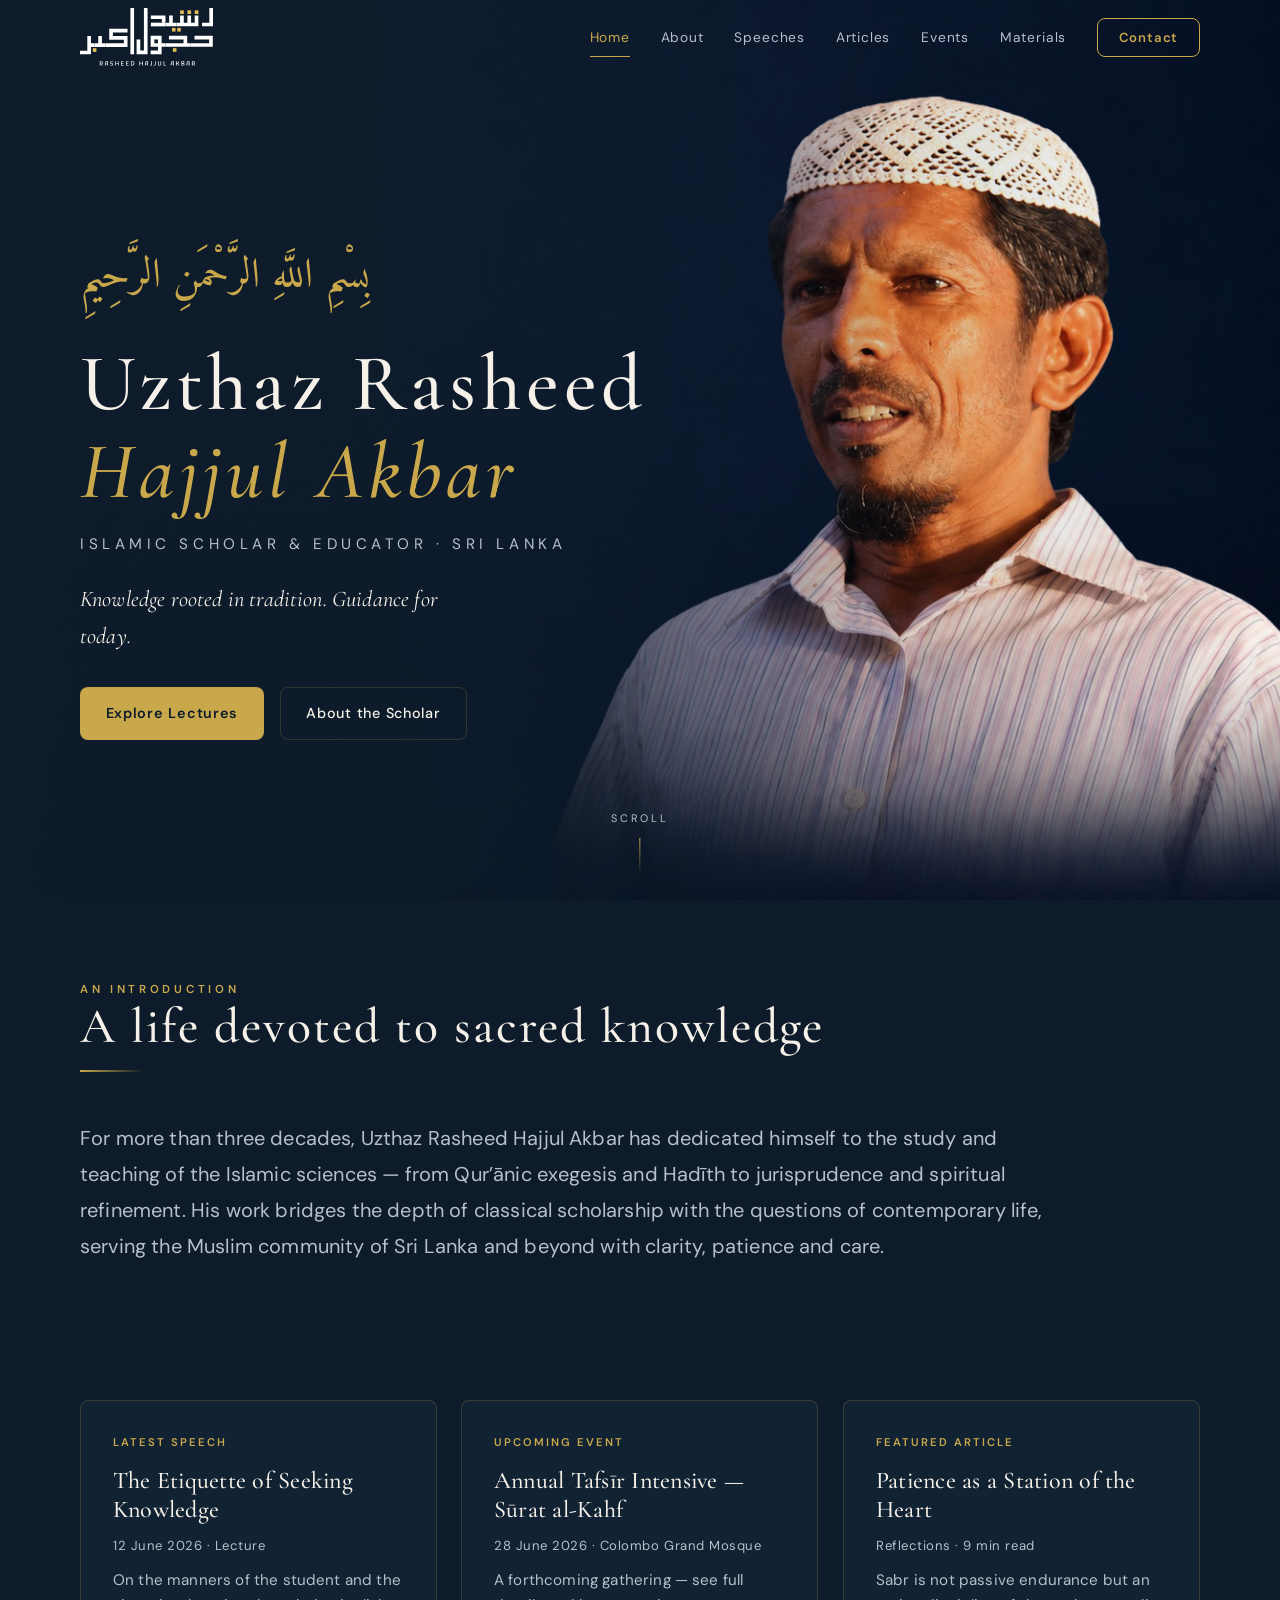
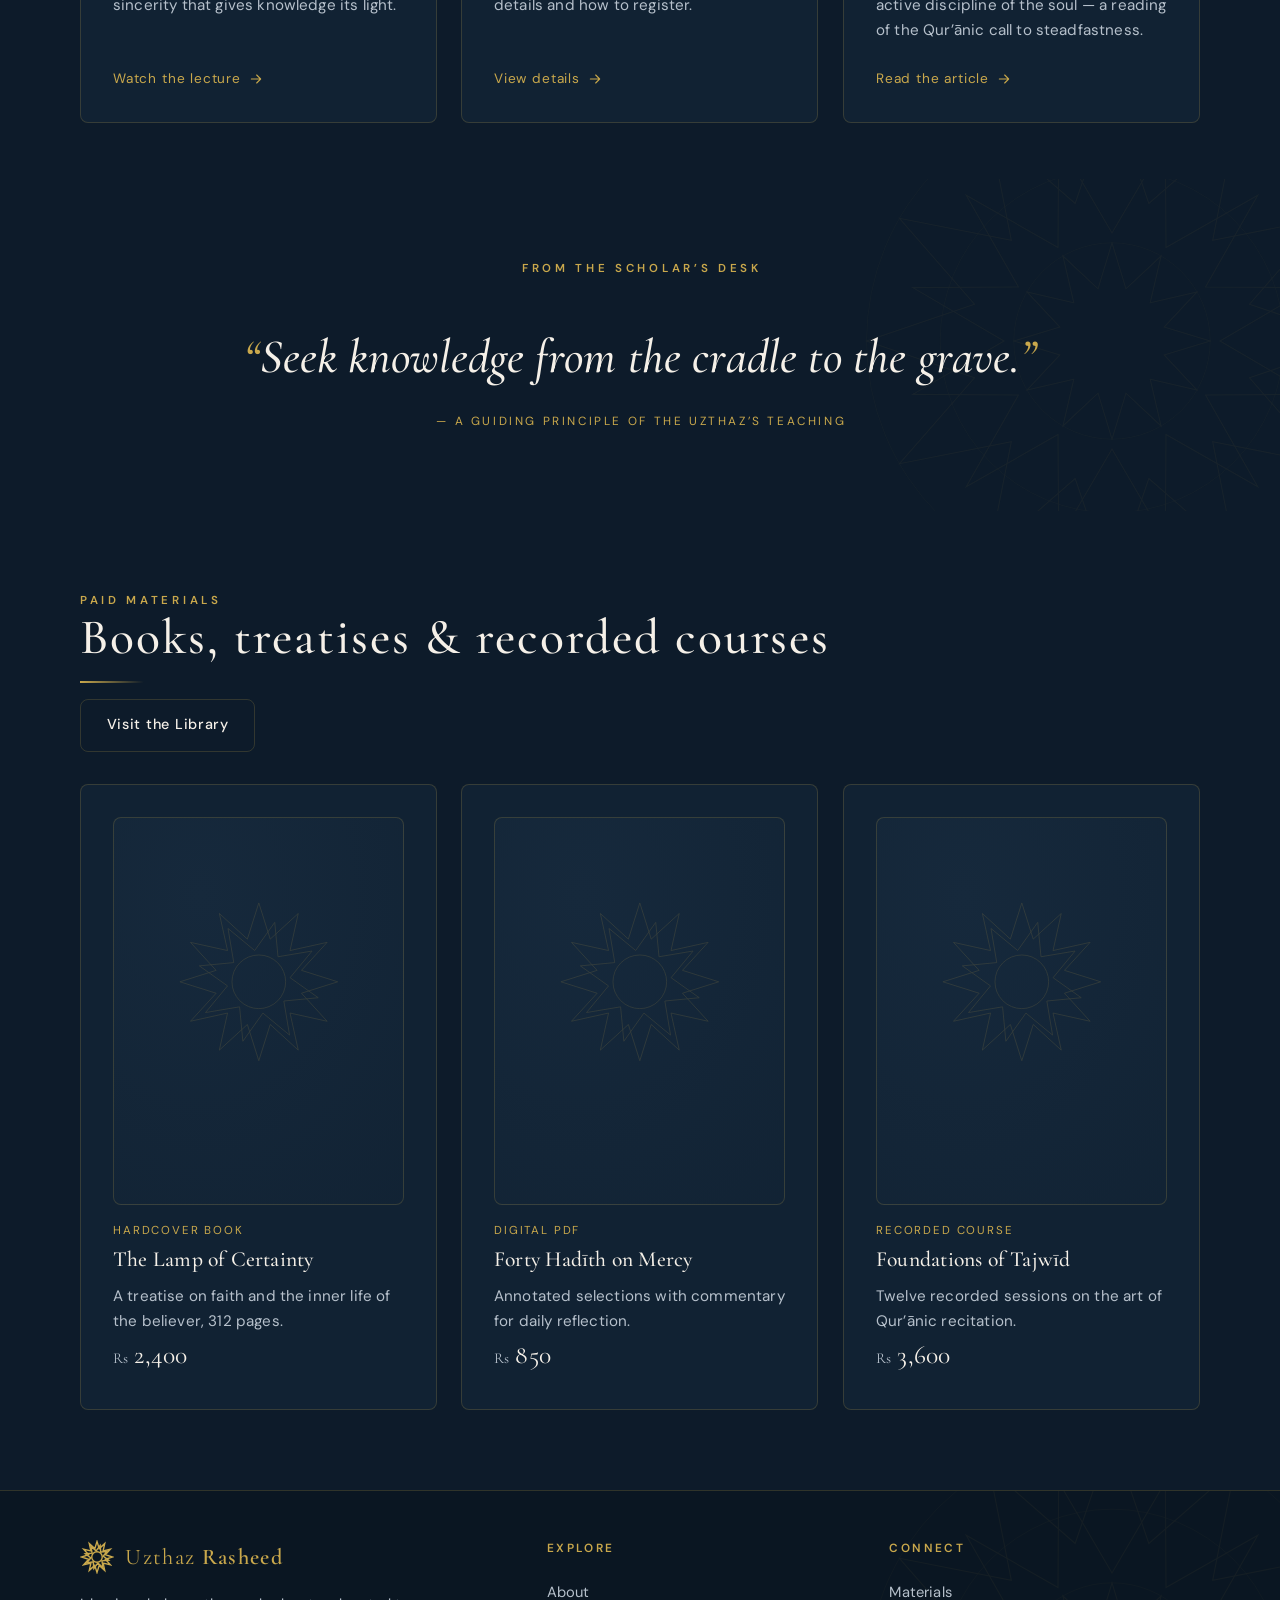
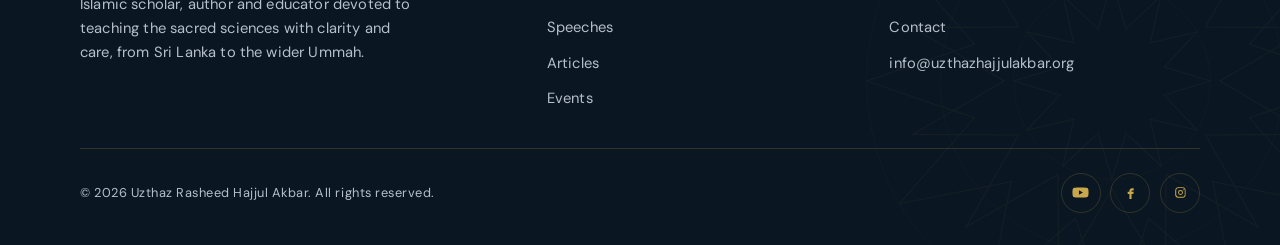
<file: index.html>
<!DOCTYPE html>
<html lang="en">
<head>
  <meta charset="UTF-8">
  <meta name="viewport" content="width=device-width, initial-scale=1">
  <title>Uzthaz Rasheed Hajjul Akbar — Islamic Scholar & Educator</title>
  <meta name="description" content="The official website of Uzthaz Rasheed Hajjul Akbar — Islamic scholar, author and educator based in Sri Lanka. Knowledge rooted in tradition. Guidance for today.">
  <meta name="theme-color" content="#0D1B2A">
  <link rel="canonical" href="https://www.uzthazhajjulakbar.org/">
  <meta name="robots" content="index, follow, max-image-preview:large, max-snippet:-1">
  <meta name="author" content="Uzthaz Rasheed Hajjul Akbar">
  <!-- Open Graph -->
  <meta property="og:type" content="website">
  <meta property="og:site_name" content="Uzthaz Rasheed Hajjul Akbar">
  <meta property="og:title" content="Uzthaz Rasheed Hajjul Akbar — Islamic Scholar &amp; Educator">
  <meta property="og:description" content="The official website of Uzthaz Rasheed Hajjul Akbar — Islamic scholar, author and educator based in Sri Lanka. Knowledge rooted in tradition. Guidance for today.">
  <meta property="og:url" content="https://www.uzthazhajjulakbar.org/">
  <meta property="og:image" content="https://www.uzthazhajjulakbar.org/assets/img/uploads/hero-banner.jpg">
  <meta property="og:image:width" content="1672">
  <meta property="og:image:height" content="941">
  <meta property="og:image:alt" content="Uzthaz Rasheed Hajjul Akbar">
  <meta property="og:locale" content="en_US">
  <!-- Twitter -->
  <meta name="twitter:card" content="summary_large_image">
  <meta name="twitter:title" content="Uzthaz Rasheed Hajjul Akbar — Islamic Scholar &amp; Educator">
  <meta name="twitter:description" content="The official website of Uzthaz Rasheed Hajjul Akbar — Islamic scholar, author and educator based in Sri Lanka. Knowledge rooted in tradition. Guidance for today.">
  <meta name="twitter:image" content="https://www.uzthazhajjulakbar.org/assets/img/uploads/hero-banner.jpg">
  <!-- Icons -->
  <link rel="icon" href="/assets/img/uploads/Logo.svg" type="image/svg+xml">
  <link rel="apple-touch-icon" href="/assets/img/uploads/Logo.svg">
  <link rel="preconnect" href="https://fonts.googleapis.com">
  <link rel="preconnect" href="https://fonts.gstatic.com" crossorigin>
  <link href="https://fonts.googleapis.com/css2?family=Amiri:ital,wght@0,400;0,700;1,400&family=Cormorant+Garamond:ital,wght@0,400;0,500;0,600;1,400;1,500&family=DM+Sans:opsz,wght@9..40,400;9..40,500;9..40,600;9..40,700&display=swap" rel="stylesheet">
  <link rel="stylesheet" href="assets/css/styles.css">
  <script type="application/ld+json">
  {
    "@context": "https://schema.org",
    "@graph": [
      {
        "@type": "WebSite",
        "@id": "https://www.uzthazhajjulakbar.org/#website",
        "url": "https://www.uzthazhajjulakbar.org/",
        "name": "Uzthaz Rasheed Hajjul Akbar",
        "description": "Official website of Uzthaz Rasheed Hajjul Akbar — Islamic scholar, author and educator based in Sri Lanka.",
        "inLanguage": "en",
        "publisher": { "@id": "https://www.uzthazhajjulakbar.org/#person" }
      },
      {
        "@type": "Person",
        "@id": "https://www.uzthazhajjulakbar.org/#person",
        "name": "Uzthaz Rasheed Hajjul Akbar",
        "alternateName": "Uzthaz Rasheed",
        "jobTitle": "Islamic Scholar & Educator",
        "url": "https://www.uzthazhajjulakbar.org/",
        "image": "https://www.uzthazhajjulakbar.org/assets/img/uploads/about-portrait.jpg",
        "description": "Islamic scholar, author and educator devoted to teaching the sacred sciences with clarity and care, from Sri Lanka to the wider Ummah.",
        "address": { "@type": "PostalAddress", "addressLocality": "Colombo", "addressCountry": "LK" },
        "knowsAbout": ["Qur'anic exegesis (Tafsir)", "Hadith", "Islamic jurisprudence (Fiqh)", "Spiritual refinement (Tasawwuf)", "Prophetic biography (Seerah)"]
      }
    ]
  }
  </script>
</head>
<body>
  <a class="skip-link" href="#main">Skip to content</a>

  <!-- NAV -->
  <header class="nav">
    <div class="nav__inner">
      <a class="brand" href="/" aria-label="Uzthaz Rasheed Hajjul Akbar — home">
        <img src="assets/img/uploads/Logo.svg" alt="Uzthaz Rasheed Hajjul Akbar" class="brand__logo">
      </a>
      <nav class="nav__links" aria-label="Primary">
        <a href="/" aria-current="page">Home</a>
        <a href="/about">About</a>
        <a href="/speeches">Speeches</a>
        <a href="/articles">Articles</a>
        <a href="/events">Events</a>
        <a href="/shop">Materials</a>
        <a class="nav__cta" href="/contact">Contact</a>
      </nav>
      <button class="nav__toggle" aria-label="Open menu" aria-expanded="false" aria-controls="primary-menu">
        <span></span>
      </button>
    </div>
  </header>

  <main id="main">
    <!-- HERO -->
    <section class="hero hero--image">
      <div class="hero__media" aria-hidden="true">
        <img src="assets/img/uploads/hero-banner.jpg" alt="" fetchpriority="high">
        <span class="hero__media-scrim"></span>
      </div>
      <div class="container hero__inner">
        <div class="hero__text">
          <p class="arabic hero__arabic reveal" data-site="heroArabic">بِسْمِ اللَّهِ الرَّحْمَنِ الرَّحِيمِ</p>
          <h1 class="reveal" data-delay="80">
            <span class="hero__name-line" data-site="heroName1">Uzthaz Rasheed</span>
            <span class="hero__name-line hero__name-line--accent" data-site="heroName2">Hajjul Akbar</span>
          </h1>
          <p class="hero__title reveal" data-delay="160" data-site="heroRole">Islamic Scholar &amp; Educator · Sri Lanka</p>
          <p class="hero__tagline reveal" data-delay="220" data-site="heroTagline">Knowledge rooted in tradition. Guidance for today.</p>
          <div class="hero__actions reveal" data-delay="300">
            <a class="btn btn--primary" href="/speeches">Explore Lectures</a>
            <a class="btn btn--ghost" href="/about">About the Scholar</a>
          </div>
        </div>
      </div>
      <div class="hero__scroll" aria-hidden="true">
        <span>Scroll</span>
        <span class="line"></span>
      </div>
    </section>

    <!-- INTRO -->
    <section class="section">
      <div class="container">
        <div class="section-head reveal">
          <p class="eyebrow">An Introduction</p>
          <h2 class="section-title" data-home="introTitle">A life devoted to sacred knowledge</h2>
          <div class="rule"></div>
        </div>
        <p class="lead reveal" data-delay="80" data-home="introText">
          For more than three decades, Uzthaz Rasheed Hajjul Akbar has dedicated himself to the study and
          teaching of the Islamic sciences — from Qur’ānic exegesis and Hadīth to jurisprudence and spiritual
          refinement. His work bridges the depth of classical scholarship with the questions of contemporary life,
          serving the Muslim community of Sri Lanka and beyond with clarity, patience and care.
        </p>
      </div>
    </section>

    <!-- 3-COLUMN HIGHLIGHTS -->
    <section class="section section--tight">
      <div class="container">
        <div class="grid grid-3" id="home-highlights"></div>
      </div>
    </section>

    <!-- PULL QUOTE -->
    <section class="section quote-section">
      <div class="geo-layer geo-watermark" aria-hidden="true"></div>
      <div class="container">
        <div class="section-head center reveal">
          <p class="eyebrow">From the Scholar’s Desk</p>
        </div>
        <figure class="pull-quote reveal" data-delay="100">
          <blockquote data-home="pullQuote">Seek knowledge from the cradle to the grave.</blockquote>
          <cite>— <span data-home="pullQuoteCite">A guiding principle of the Uzthaz’s teaching</span></cite>
        </figure>
      </div>
    </section>

    <!-- MATERIALS TEASER -->
    <section class="section">
      <div class="container">
        <div class="flex-between section-head reveal" style="margin-bottom:var(--space-4)">
          <div>
            <p class="eyebrow">Paid Materials</p>
            <h2 class="section-title" data-home="materialsTitle">Books, treatises &amp; recorded courses</h2>
            <div class="rule"></div>
          </div>
          <a class="btn btn--ghost" href="/shop">Visit the Library</a>
        </div>
        <div class="grid grid-3" id="home-materials"></div>
      </div>
    </section>
  </main>

  <!-- FOOTER -->
  <div data-partial="footer"></div>

  <script src="assets/js/main.js"></script>
  <script src="assets/js/content.js"></script>
</body>
</html>
</file>
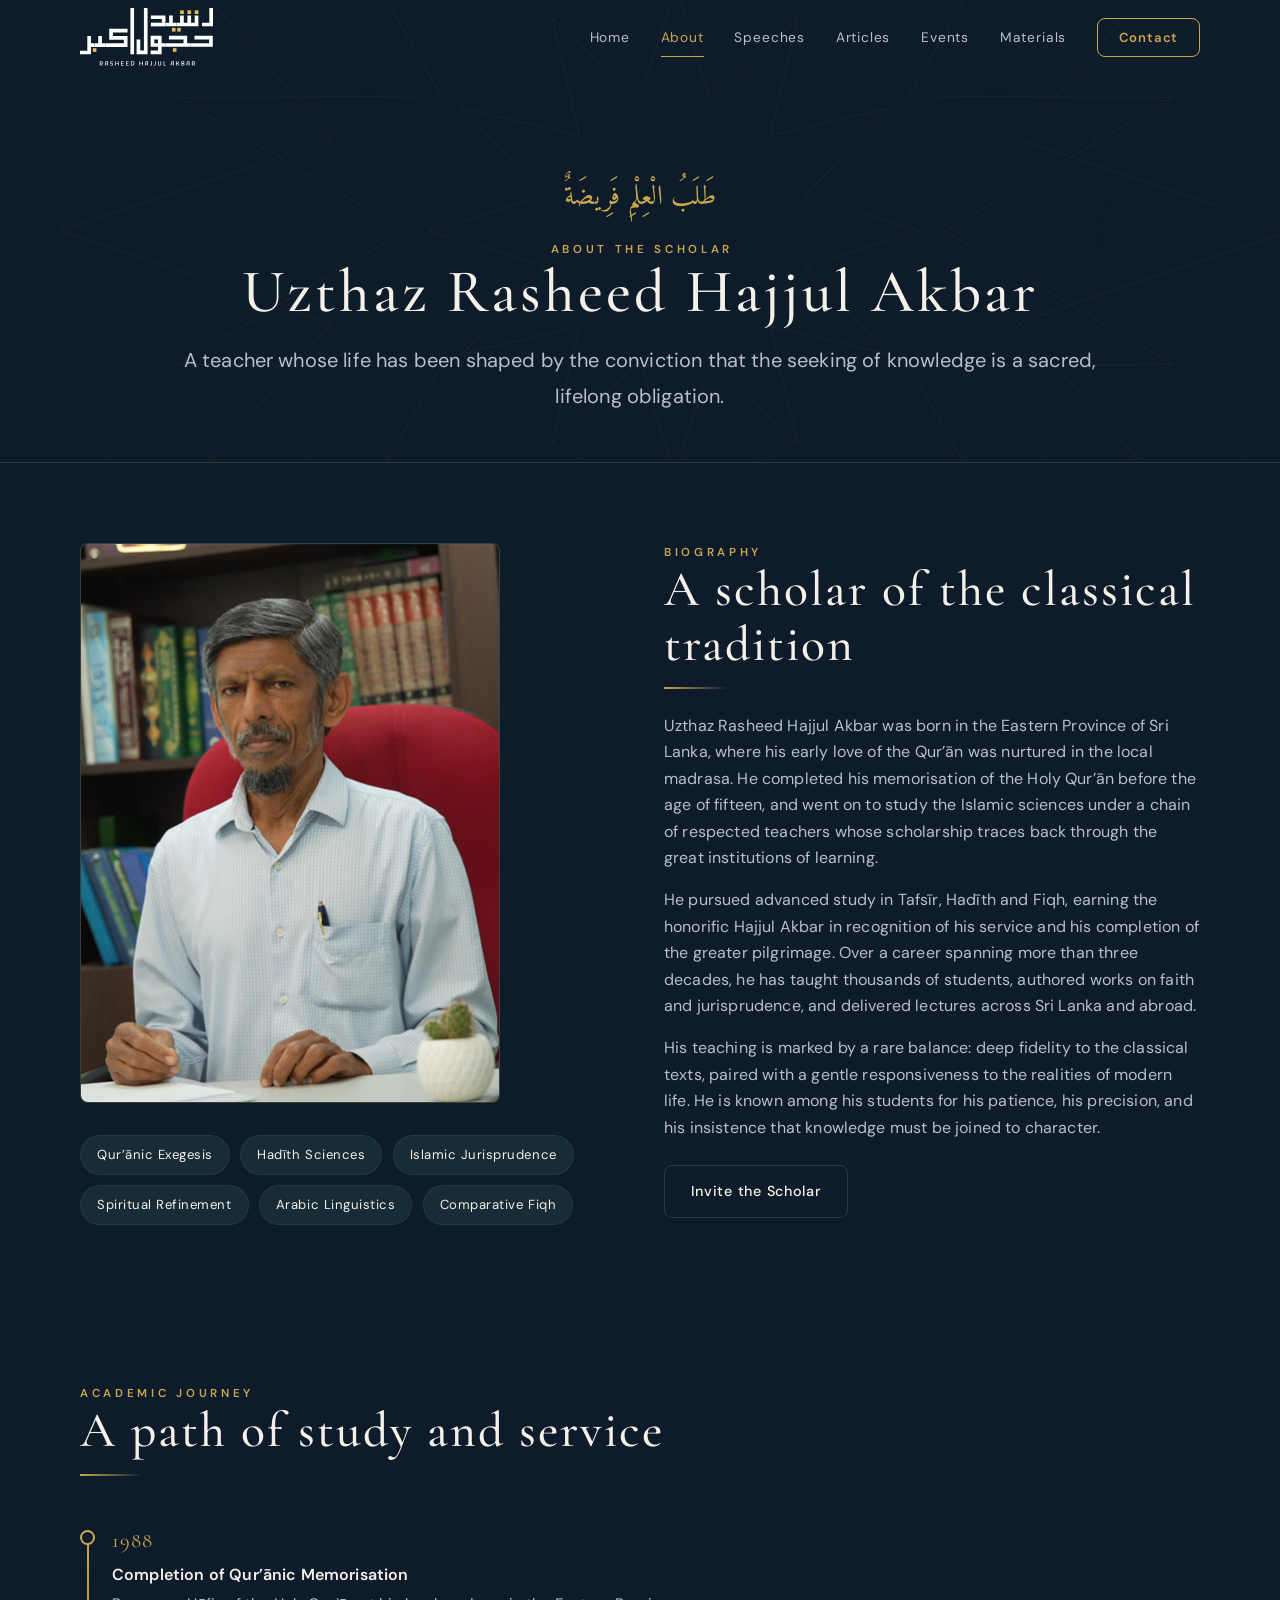
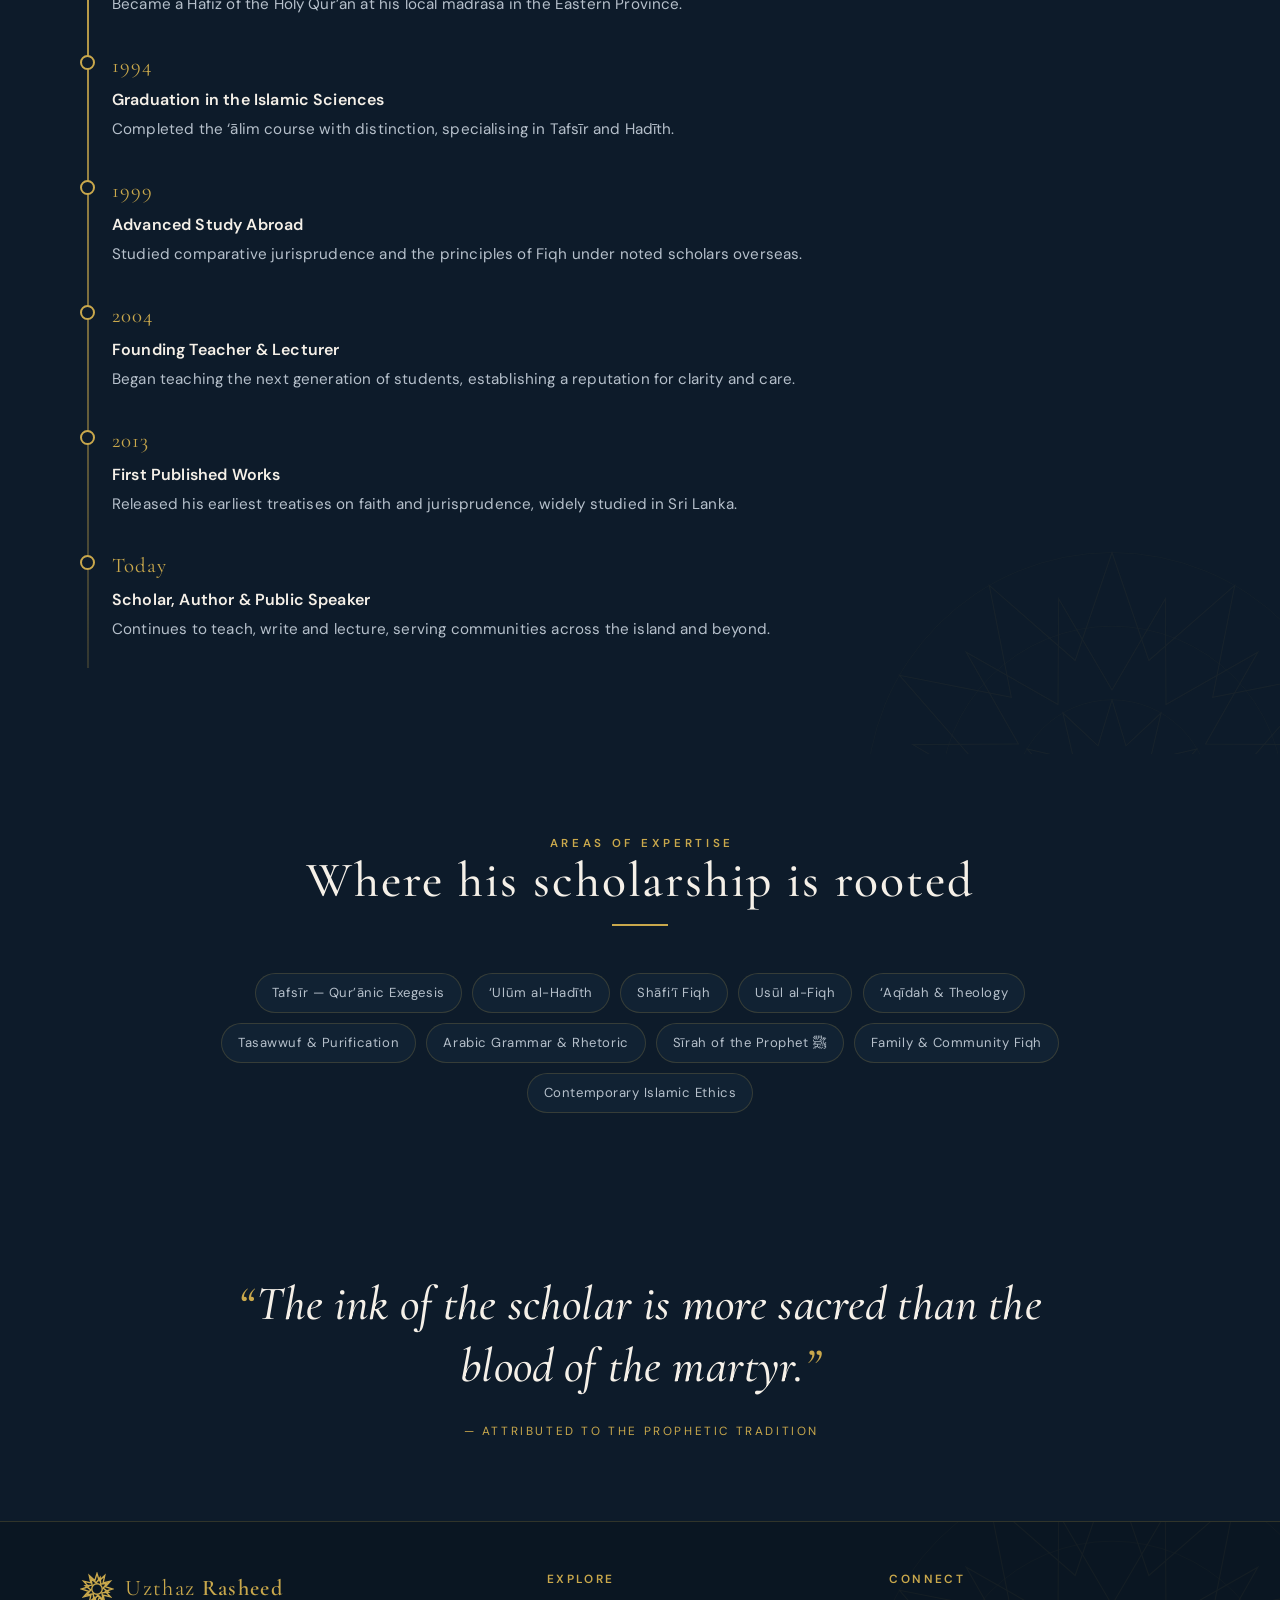
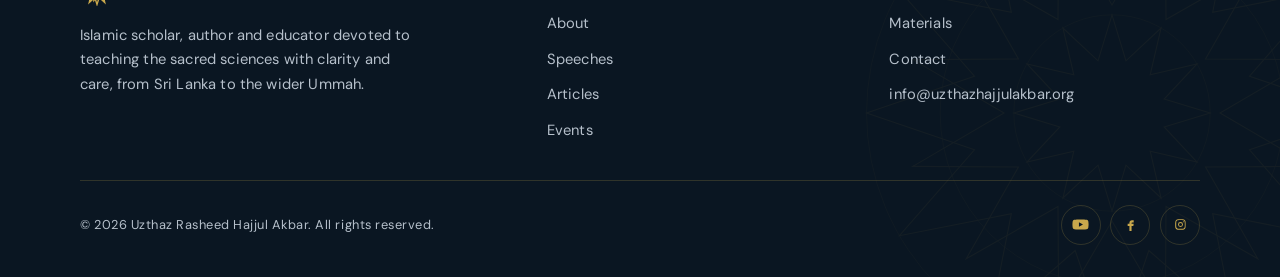
<file: about.html>
<!DOCTYPE html>
<html lang="en">
<head>
  <meta charset="UTF-8">
  <meta name="viewport" content="width=device-width, initial-scale=1">
  <title>About — Uzthaz Rasheed Hajjul Akbar</title>
  <meta name="description" content="The biography, scholarly credentials and academic journey of Uzthaz Rasheed Hajjul Akbar, Islamic scholar and educator based in Sri Lanka.">
  <meta name="theme-color" content="#0D1B2A">
  <link rel="canonical" href="https://www.uzthazhajjulakbar.org/about">
  <meta name="robots" content="index, follow, max-image-preview:large, max-snippet:-1">
  <meta name="author" content="Uzthaz Rasheed Hajjul Akbar">
  <!-- Open Graph -->
  <meta property="og:type" content="profile">
  <meta property="og:site_name" content="Uzthaz Rasheed Hajjul Akbar">
  <meta property="og:title" content="About — Uzthaz Rasheed Hajjul Akbar">
  <meta property="og:description" content="The biography, scholarly credentials and academic journey of Uzthaz Rasheed Hajjul Akbar, Islamic scholar and educator based in Sri Lanka.">
  <meta property="og:url" content="https://www.uzthazhajjulakbar.org/about">
  <meta property="og:image" content="https://www.uzthazhajjulakbar.org/assets/img/uploads/hero-banner.jpg">
  <meta property="og:image:width" content="1672">
  <meta property="og:image:height" content="941">
  <meta property="og:image:alt" content="Uzthaz Rasheed Hajjul Akbar">
  <meta property="og:locale" content="en_US">
  <!-- Twitter -->
  <meta name="twitter:card" content="summary_large_image">
  <meta name="twitter:title" content="About — Uzthaz Rasheed Hajjul Akbar">
  <meta name="twitter:description" content="The biography, scholarly credentials and academic journey of Uzthaz Rasheed Hajjul Akbar, Islamic scholar and educator based in Sri Lanka.">
  <meta name="twitter:image" content="https://www.uzthazhajjulakbar.org/assets/img/uploads/hero-banner.jpg">
  <!-- Icons -->
  <link rel="icon" href="/assets/img/uploads/Logo.svg" type="image/svg+xml">
  <link rel="apple-touch-icon" href="/assets/img/uploads/Logo.svg">
  <link rel="preconnect" href="https://fonts.googleapis.com">
  <link rel="preconnect" href="https://fonts.gstatic.com" crossorigin>
  <link href="https://fonts.googleapis.com/css2?family=Amiri:ital,wght@0,400;0,700;1,400&family=Cormorant+Garamond:ital,wght@0,400;0,500;0,600;1,400;1,500&family=DM+Sans:opsz,wght@9..40,400;9..40,500;9..40,600;9..40,700&display=swap" rel="stylesheet">
  <link rel="stylesheet" href="assets/css/styles.css">
  <script type="application/ld+json">
  {
    "@context": "https://schema.org",
    "@type": "ProfilePage",
    "url": "https://www.uzthazhajjulakbar.org/about",
    "mainEntity": {
      "@type": "Person",
      "@id": "https://www.uzthazhajjulakbar.org/#person",
      "name": "Uzthaz Rasheed Hajjul Akbar",
      "jobTitle": "Islamic Scholar & Educator",
      "image": "https://www.uzthazhajjulakbar.org/assets/img/uploads/about-portrait.jpg",
      "url": "https://www.uzthazhajjulakbar.org/about",
      "address": { "@type": "PostalAddress", "addressLocality": "Colombo", "addressCountry": "LK" }
    }
  }
  </script>
</head>
<body>
  <a class="skip-link" href="#main">Skip to content</a>

  <header class="nav">
    <div class="nav__inner">
      <a class="brand" href="/" aria-label="Uzthaz Rasheed Hajjul Akbar — home">
        <img src="assets/img/uploads/Logo.svg" alt="Uzthaz Rasheed Hajjul Akbar" class="brand__logo">
      </a>
      <nav class="nav__links" aria-label="Primary">
        <a href="/">Home</a>
        <a href="/about" aria-current="page">About</a>
        <a href="/speeches">Speeches</a>
        <a href="/articles">Articles</a>
        <a href="/events">Events</a>
        <a href="/shop">Materials</a>
        <a class="nav__cta" href="/contact">Contact</a>
      </nav>
      <button class="nav__toggle" aria-label="Open menu" aria-expanded="false"><span></span></button>
    </div>
  </header>

  <main id="main">
    <!-- PAGE HERO -->
    <section class="page-hero">
      <div class="geo-layer" aria-hidden="true"></div>
      <div class="container">
        <p class="arabic reveal" data-about="arabic">طَلَبُ الْعِلْمِ فَرِيضَةٌ</p>
        <p class="eyebrow reveal" data-delay="60">About the Scholar</p>
        <h1 class="reveal" data-delay="120">Uzthaz Rasheed Hajjul Akbar</h1>
        <p class="lead reveal" data-delay="180" data-about="intro">A teacher whose life has been shaped by the conviction that the seeking of knowledge is a sacred, lifelong obligation.</p>
      </div>
    </section>

    <!-- BIOGRAPHY -->
    <section class="section">
      <div class="container">
        <div class="grid grid-2" style="align-items:start;gap:var(--space-5)">
          <div class="reveal">
            <div class="thumb thumb--portrait" style="max-width:420px" id="about-portrait">
              <img src="assets/img/uploads/about-portrait.jpg" alt="Portrait of Uzthaz Rasheed Hajjul Akbar">
            </div>
            <div class="chips mt-4" id="about-highlight-chips"></div>
          </div>
          <div class="reveal" data-delay="120">
            <p class="eyebrow">Biography</p>
            <h2 class="section-title" data-about="bioTitle">A scholar of the classical tradition</h2>
            <div class="rule"></div>
            <div class="mt-3" style="color:var(--muted)" id="about-bio"></div>
            <a class="btn btn--ghost mt-3" href="/contact">Invite the Scholar</a>
          </div>
        </div>
      </div>
    </section>

    <!-- TIMELINE -->
    <section class="section">
      <div class="geo-layer geo-watermark" aria-hidden="true"></div>
      <div class="container">
        <div class="section-head reveal">
          <p class="eyebrow">Academic Journey</p>
          <h2 class="section-title">A path of study and service</h2>
          <div class="rule"></div>
        </div>
        <!-- Rendered from content/about.json -->
        <div class="timeline" style="max-width:760px" id="about-timeline"></div>
      </div>
    </section>

    <!-- EXPERTISE -->
    <section class="section">
      <div class="container">
        <div class="section-head center reveal">
          <p class="eyebrow">Areas of Expertise</p>
          <h2 class="section-title">Where his scholarship is rooted</h2>
          <div class="rule center"></div>
        </div>
        <div class="chips reveal" data-delay="100" id="about-expertise" style="justify-content:center;max-width:840px;margin-inline:auto"></div>
      </div>
    </section>

    <!-- QUOTE -->
    <section class="section quote-section">
      <div class="container">
        <figure class="pull-quote reveal">
          <blockquote>The ink of the scholar is more sacred than the blood of the martyr.</blockquote>
          <cite>— Attributed to the Prophetic tradition</cite>
        </figure>
      </div>
    </section>
  </main>

  <div data-partial="footer"></div>

  <script src="assets/js/main.js"></script>
  <script src="assets/js/content.js"></script>
</body>
</html>
</file>
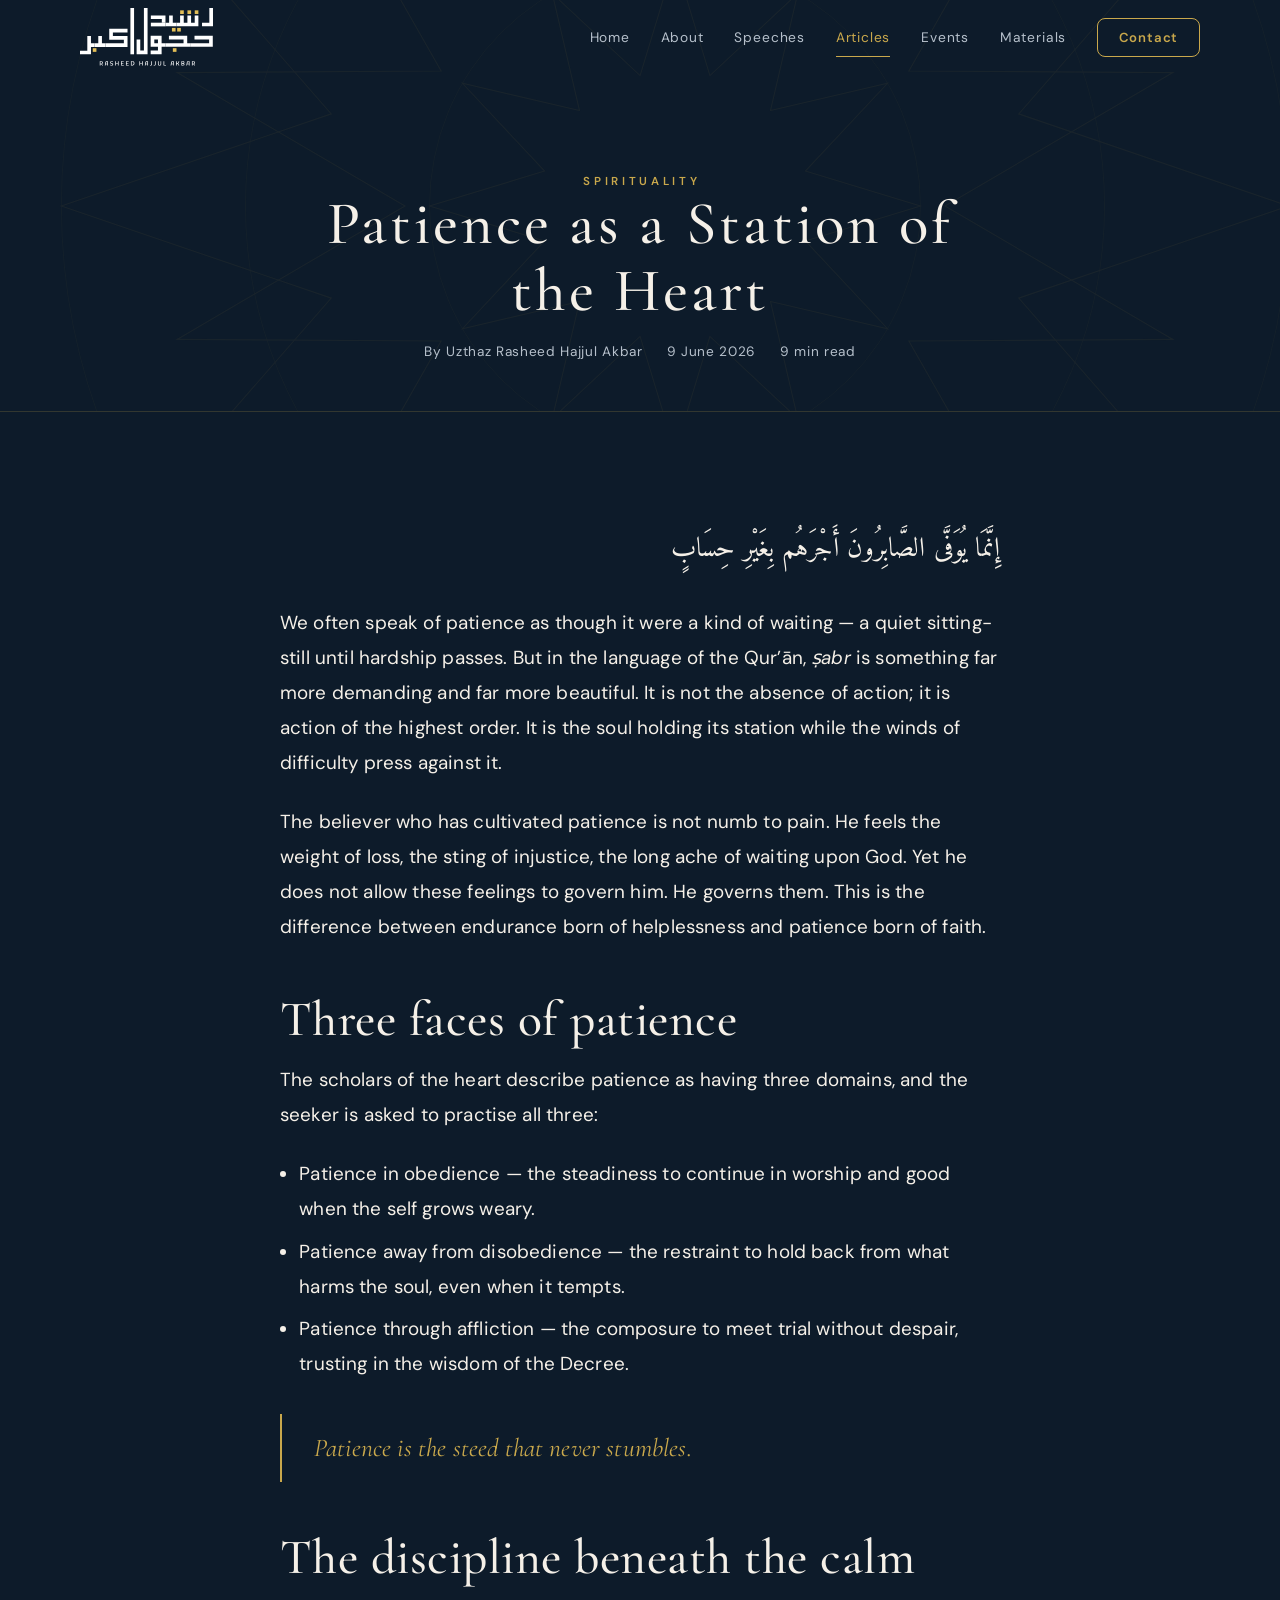
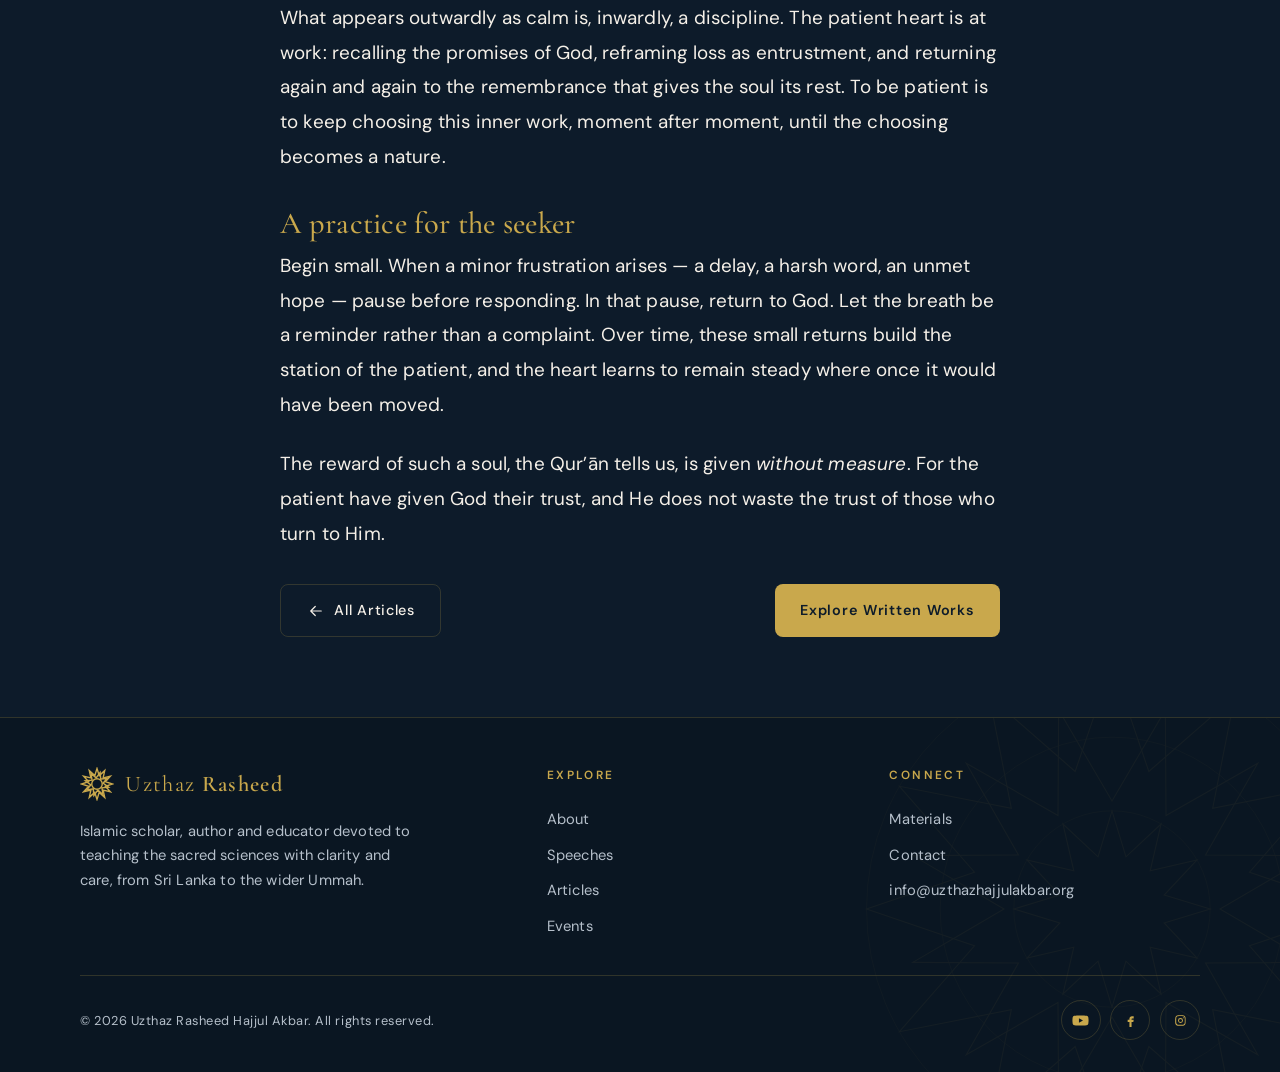
<file: article.html>
<!DOCTYPE html>
<html lang="en">
<head>
  <meta charset="UTF-8">
  <meta name="viewport" content="width=device-width, initial-scale=1">
  <title>Article — Uzthaz Rasheed Hajjul Akbar</title>
  <meta name="description" content="A reflection by Uzthaz Rasheed Hajjul Akbar.">
  <meta name="theme-color" content="#0D1B2A">
  <link rel="canonical" href="https://www.uzthazhajjulakbar.org/article">
  <meta name="robots" content="index, follow, max-image-preview:large, max-snippet:-1">
  <meta name="author" content="Uzthaz Rasheed Hajjul Akbar">
  <!-- Open Graph -->
  <meta property="og:type" content="article">
  <meta property="og:site_name" content="Uzthaz Rasheed Hajjul Akbar">
  <meta property="og:title" content="Article — Uzthaz Rasheed Hajjul Akbar">
  <meta property="og:description" content="A reflection by Uzthaz Rasheed Hajjul Akbar.">
  <meta property="og:url" content="https://www.uzthazhajjulakbar.org/article">
  <meta property="og:image" content="https://www.uzthazhajjulakbar.org/assets/img/uploads/hero-banner.jpg">
  <meta property="og:image:width" content="1672">
  <meta property="og:image:height" content="941">
  <meta property="og:image:alt" content="Uzthaz Rasheed Hajjul Akbar">
  <meta property="og:locale" content="en_US">
  <!-- Twitter -->
  <meta name="twitter:card" content="summary_large_image">
  <meta name="twitter:title" content="Article — Uzthaz Rasheed Hajjul Akbar">
  <meta name="twitter:description" content="A reflection by Uzthaz Rasheed Hajjul Akbar.">
  <meta name="twitter:image" content="https://www.uzthazhajjulakbar.org/assets/img/uploads/hero-banner.jpg">
  <!-- Icons -->
  <link rel="icon" href="/assets/img/uploads/Logo.svg" type="image/svg+xml">
  <link rel="apple-touch-icon" href="/assets/img/uploads/Logo.svg">
  <link rel="preconnect" href="https://fonts.googleapis.com">
  <link rel="preconnect" href="https://fonts.gstatic.com" crossorigin>
  <link href="https://fonts.googleapis.com/css2?family=Amiri:ital,wght@0,400;0,700;1,400&family=Cormorant+Garamond:ital,wght@0,400;0,500;0,600;1,400;1,500&family=DM+Sans:opsz,wght@9..40,400;9..40,500;9..40,600;9..40,700&display=swap" rel="stylesheet">
  <link rel="stylesheet" href="assets/css/styles.css">
</head>
<body>
  <a class="skip-link" href="#main">Skip to content</a>

  <header class="nav">
    <div class="nav__inner">
      <a class="brand" href="/" aria-label="Uzthaz Rasheed Hajjul Akbar — home">
        <img src="assets/img/uploads/Logo.svg" alt="Uzthaz Rasheed Hajjul Akbar" class="brand__logo">
      </a>
      <nav class="nav__links" aria-label="Primary">
        <a href="/">Home</a>
        <a href="/about">About</a>
        <a href="/speeches">Speeches</a>
        <a href="/articles" aria-current="page">Articles</a>
        <a href="/events">Events</a>
        <a href="/shop">Materials</a>
        <a class="nav__cta" href="/contact">Contact</a>
      </nav>
      <button class="nav__toggle" aria-label="Open menu" aria-expanded="false"><span></span></button>
    </div>
  </header>

  <main id="main">
    <!-- Article is rendered from content/articles.json by ?slug= -->
    <article id="article-detail" data-article-detail>
      <div class="section"><div class="container"><p class="lead text-center">Loading…</p></div></div>
    </article>
  </main>

  <div data-partial="footer"></div>

  <script src="assets/js/main.js"></script>
  <script src="assets/js/content.js"></script>
</body>
</html>
</file>
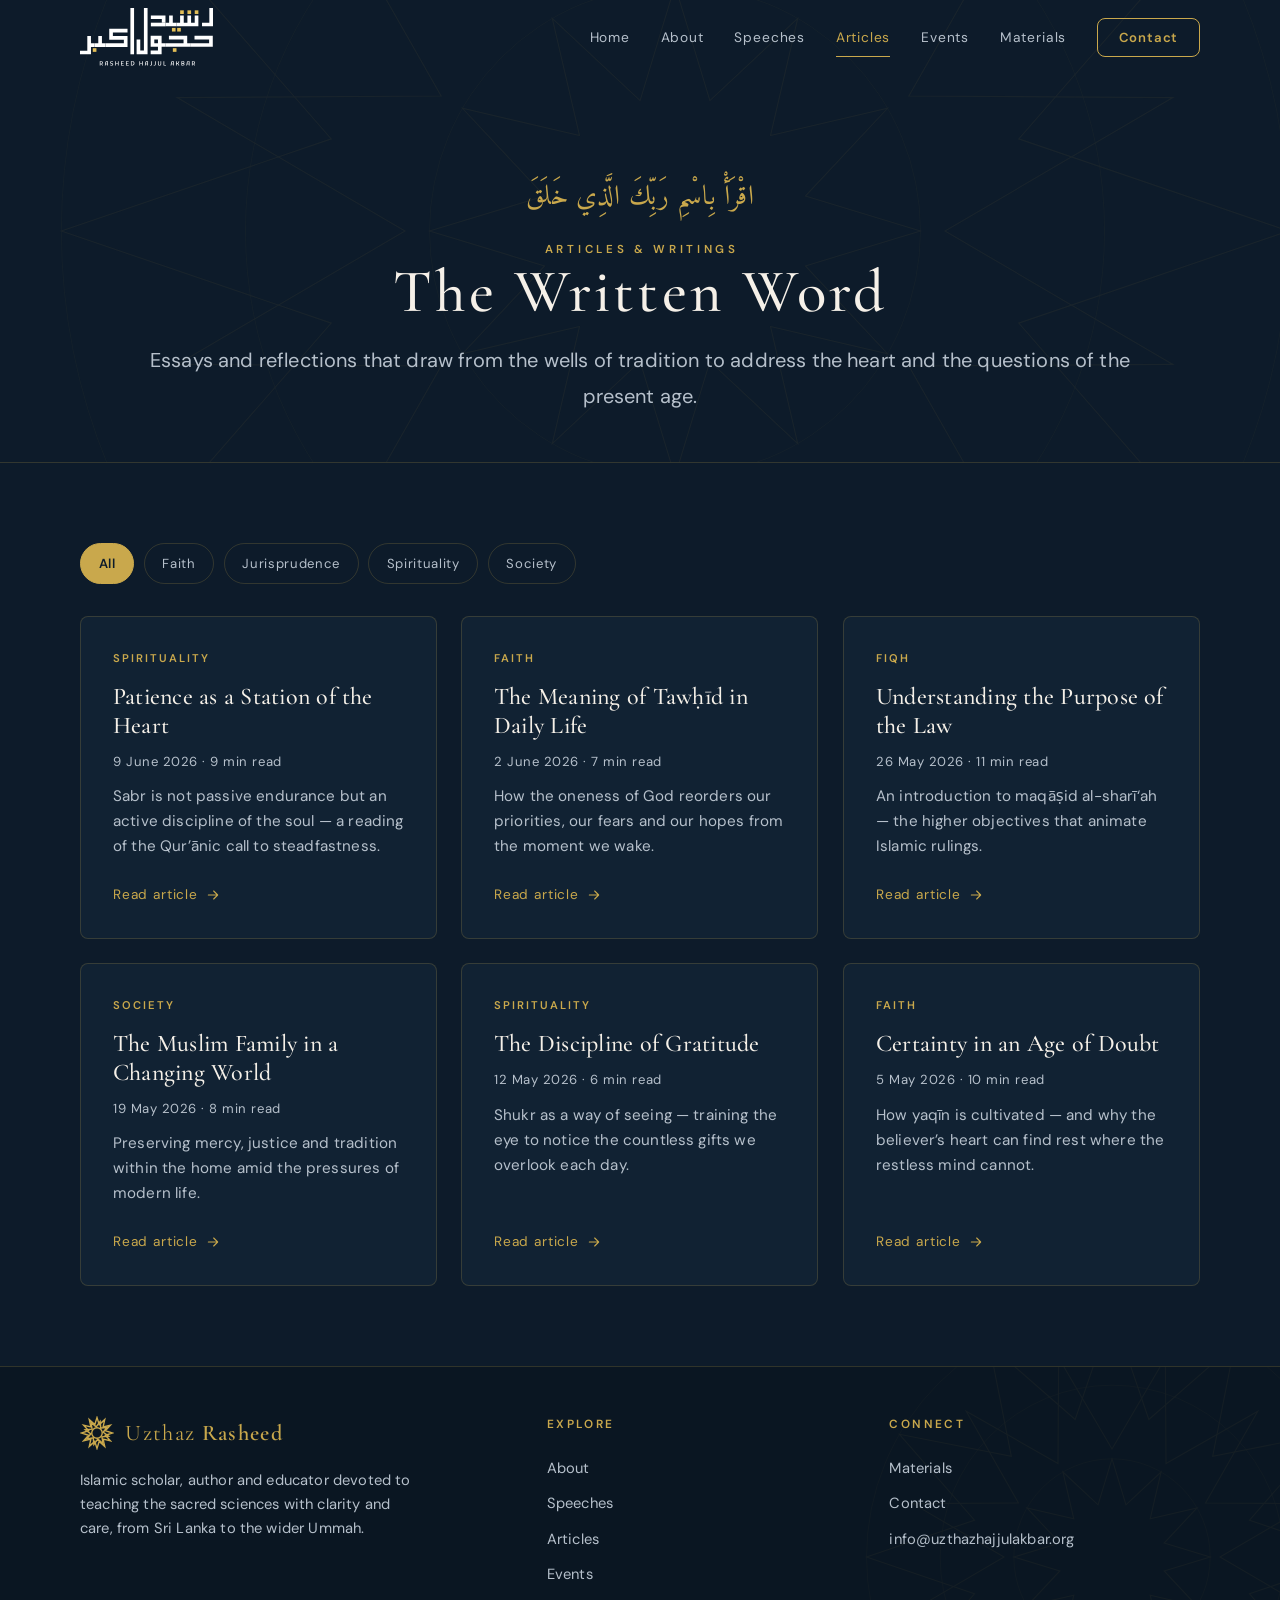
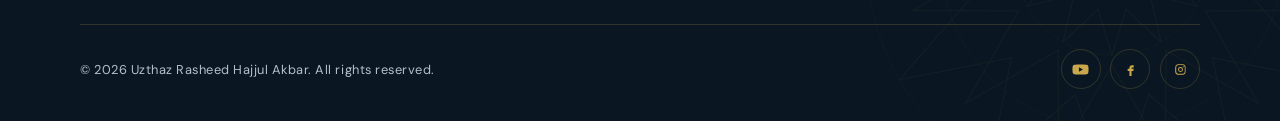
<file: articles.html>
<!DOCTYPE html>
<html lang="en">
<head>
  <meta charset="UTF-8">
  <meta name="viewport" content="width=device-width, initial-scale=1">
  <title>Articles &amp; Writings — Uzthaz Rasheed Hajjul Akbar</title>
  <meta name="description" content="Essays and reflections by Uzthaz Rasheed Hajjul Akbar on faith, jurisprudence, spirituality and contemporary Islamic life.">
  <meta name="theme-color" content="#0D1B2A">
  <link rel="canonical" href="https://www.uzthazhajjulakbar.org/articles">
  <meta name="robots" content="index, follow, max-image-preview:large, max-snippet:-1">
  <meta name="author" content="Uzthaz Rasheed Hajjul Akbar">
  <!-- Open Graph -->
  <meta property="og:type" content="website">
  <meta property="og:site_name" content="Uzthaz Rasheed Hajjul Akbar">
  <meta property="og:title" content="Articles &amp; Writings — Uzthaz Rasheed Hajjul Akbar">
  <meta property="og:description" content="Essays and reflections by Uzthaz Rasheed Hajjul Akbar on faith, jurisprudence, spirituality and contemporary Islamic life.">
  <meta property="og:url" content="https://www.uzthazhajjulakbar.org/articles">
  <meta property="og:image" content="https://www.uzthazhajjulakbar.org/assets/img/uploads/hero-banner.jpg">
  <meta property="og:image:width" content="1672">
  <meta property="og:image:height" content="941">
  <meta property="og:image:alt" content="Uzthaz Rasheed Hajjul Akbar">
  <meta property="og:locale" content="en_US">
  <!-- Twitter -->
  <meta name="twitter:card" content="summary_large_image">
  <meta name="twitter:title" content="Articles &amp; Writings — Uzthaz Rasheed Hajjul Akbar">
  <meta name="twitter:description" content="Essays and reflections by Uzthaz Rasheed Hajjul Akbar on faith, jurisprudence, spirituality and contemporary Islamic life.">
  <meta name="twitter:image" content="https://www.uzthazhajjulakbar.org/assets/img/uploads/hero-banner.jpg">
  <!-- Icons -->
  <link rel="icon" href="/assets/img/uploads/Logo.svg" type="image/svg+xml">
  <link rel="apple-touch-icon" href="/assets/img/uploads/Logo.svg">
  <link rel="preconnect" href="https://fonts.googleapis.com">
  <link rel="preconnect" href="https://fonts.gstatic.com" crossorigin>
  <link href="https://fonts.googleapis.com/css2?family=Amiri:ital,wght@0,400;0,700;1,400&family=Cormorant+Garamond:ital,wght@0,400;0,500;0,600;1,400;1,500&family=DM+Sans:opsz,wght@9..40,400;9..40,500;9..40,600;9..40,700&display=swap" rel="stylesheet">
  <link rel="stylesheet" href="assets/css/styles.css">
</head>
<body>
  <a class="skip-link" href="#main">Skip to content</a>

  <header class="nav">
    <div class="nav__inner">
      <a class="brand" href="/" aria-label="Uzthaz Rasheed Hajjul Akbar — home">
        <img src="assets/img/uploads/Logo.svg" alt="Uzthaz Rasheed Hajjul Akbar" class="brand__logo">
      </a>
      <nav class="nav__links" aria-label="Primary">
        <a href="/">Home</a>
        <a href="/about">About</a>
        <a href="/speeches">Speeches</a>
        <a href="/articles" aria-current="page">Articles</a>
        <a href="/events">Events</a>
        <a href="/shop">Materials</a>
        <a class="nav__cta" href="/contact">Contact</a>
      </nav>
      <button class="nav__toggle" aria-label="Open menu" aria-expanded="false"><span></span></button>
    </div>
  </header>

  <main id="main">
    <section class="page-hero">
      <div class="geo-layer" aria-hidden="true"></div>
      <div class="container">
        <p class="arabic reveal">اقْرَأْ بِاسْمِ رَبِّكَ الَّذِي خَلَقَ</p>
        <p class="eyebrow reveal" data-delay="60">Articles &amp; Writings</p>
        <h1 class="reveal" data-delay="120">The Written Word</h1>
        <p class="lead reveal" data-delay="180">Essays and reflections that draw from the wells of tradition to address the heart and the questions of the present age.</p>
      </div>
    </section>

    <section class="section">
      <div class="container">
        <div class="filter reveal" role="group" aria-label="Filter articles by category"
             data-filter-group data-filter-target="#article-grid" data-filter-empty="#article-empty">
          <button data-filter="all" aria-pressed="true">All</button>
          <button data-filter="faith" aria-pressed="false">Faith</button>
          <button data-filter="fiqh" aria-pressed="false">Jurisprudence</button>
          <button data-filter="spirituality" aria-pressed="false">Spirituality</button>
          <button data-filter="society" aria-pressed="false">Society</button>
        </div>

        <!-- Article cards are rendered from content/articles.json -->
        <div class="grid grid-3" id="article-grid"></div>
        <p id="article-empty" class="is-hidden text-center lead" style="padding:var(--space-5) 0">No articles in this category yet — please check back soon.</p>
      </div>
    </section>
  </main>

  <div data-partial="footer"></div>

  <script src="assets/js/main.js"></script>
  <script src="assets/js/content.js"></script>
</body>
</html>
</file>
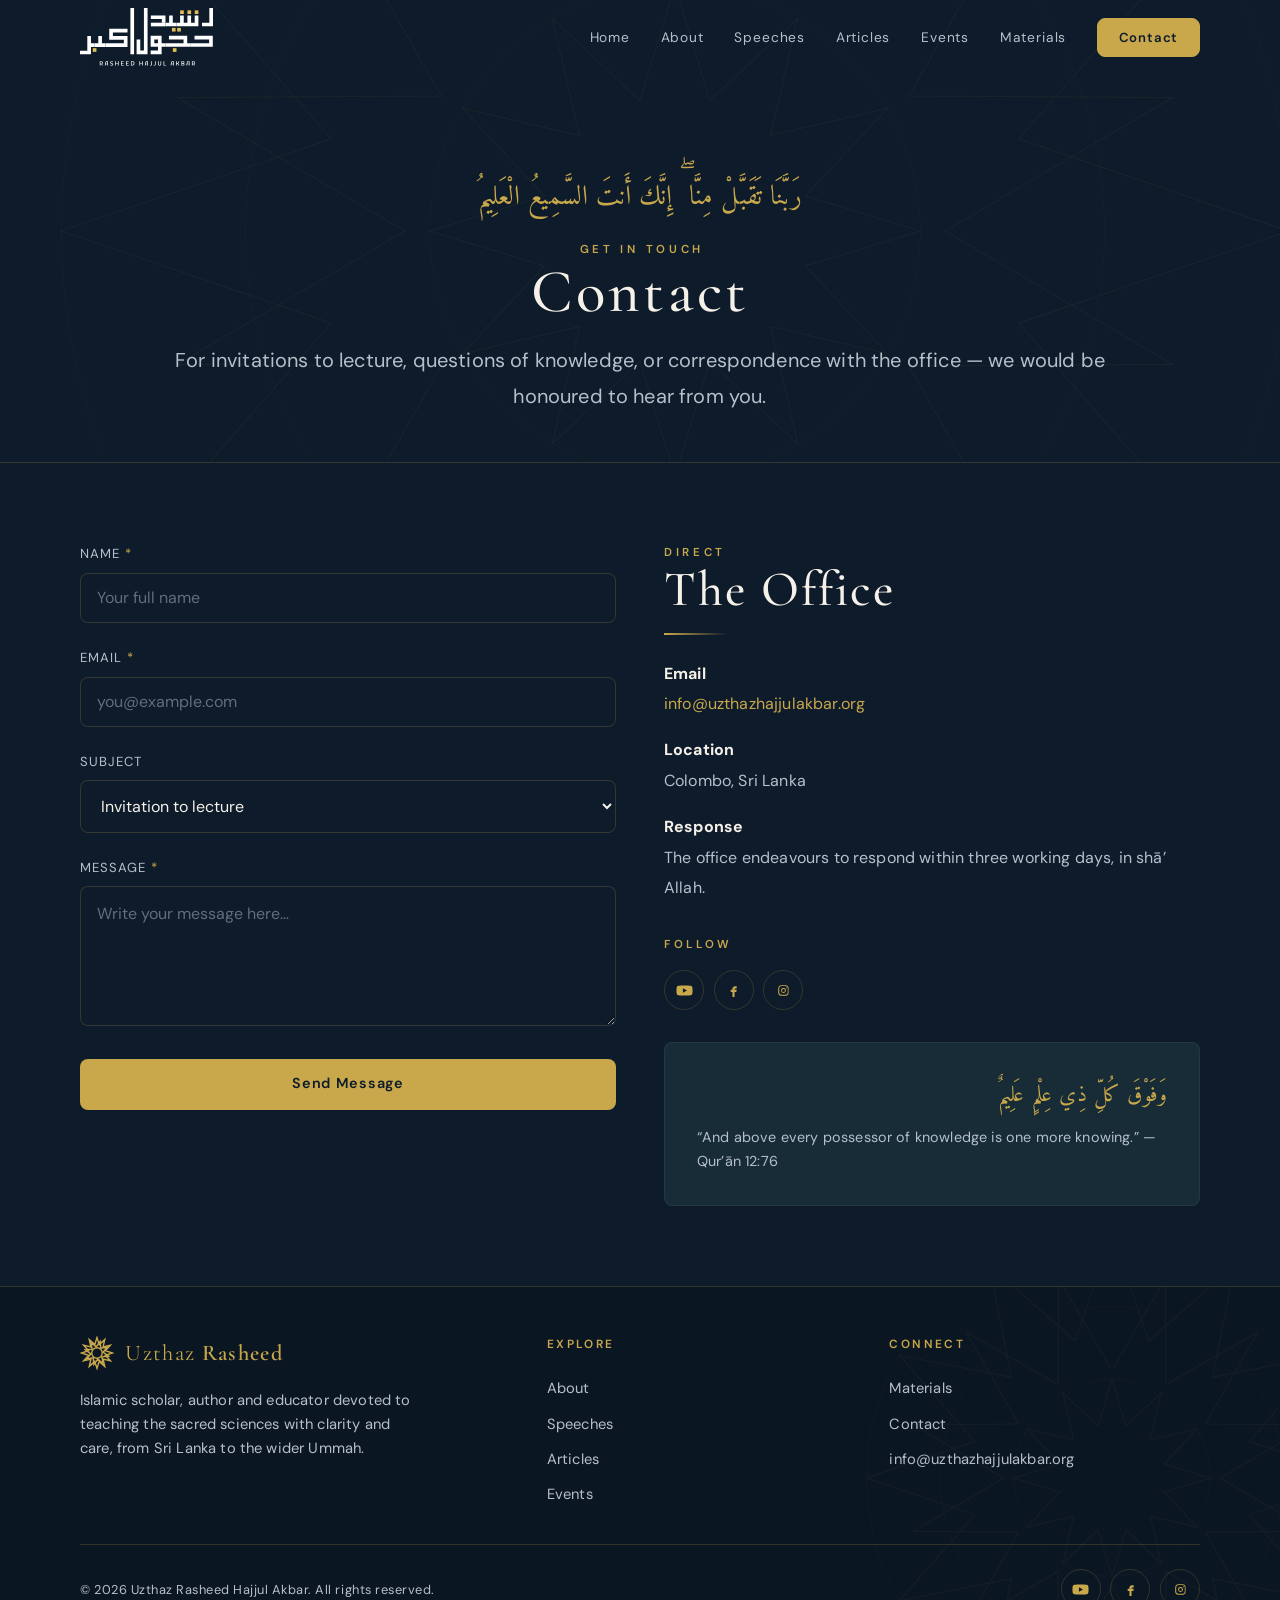
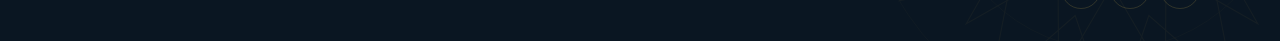
<file: contact.html>
<!DOCTYPE html>
<html lang="en">
<head>
  <meta charset="UTF-8">
  <meta name="viewport" content="width=device-width, initial-scale=1">
  <title>Contact — Uzthaz Rasheed Hajjul Akbar</title>
  <meta name="description" content="Reach the office of Uzthaz Rasheed Hajjul Akbar for invitations, questions and correspondence.">
  <meta name="theme-color" content="#0D1B2A">
  <link rel="canonical" href="https://www.uzthazhajjulakbar.org/contact">
  <meta name="robots" content="index, follow, max-image-preview:large, max-snippet:-1">
  <meta name="author" content="Uzthaz Rasheed Hajjul Akbar">
  <!-- Open Graph -->
  <meta property="og:type" content="website">
  <meta property="og:site_name" content="Uzthaz Rasheed Hajjul Akbar">
  <meta property="og:title" content="Contact — Uzthaz Rasheed Hajjul Akbar">
  <meta property="og:description" content="Reach the office of Uzthaz Rasheed Hajjul Akbar for invitations, questions and correspondence.">
  <meta property="og:url" content="https://www.uzthazhajjulakbar.org/contact">
  <meta property="og:image" content="https://www.uzthazhajjulakbar.org/assets/img/uploads/hero-banner.jpg">
  <meta property="og:image:width" content="1672">
  <meta property="og:image:height" content="941">
  <meta property="og:image:alt" content="Uzthaz Rasheed Hajjul Akbar">
  <meta property="og:locale" content="en_US">
  <!-- Twitter -->
  <meta name="twitter:card" content="summary_large_image">
  <meta name="twitter:title" content="Contact — Uzthaz Rasheed Hajjul Akbar">
  <meta name="twitter:description" content="Reach the office of Uzthaz Rasheed Hajjul Akbar for invitations, questions and correspondence.">
  <meta name="twitter:image" content="https://www.uzthazhajjulakbar.org/assets/img/uploads/hero-banner.jpg">
  <!-- Icons -->
  <link rel="icon" href="/assets/img/uploads/Logo.svg" type="image/svg+xml">
  <link rel="apple-touch-icon" href="/assets/img/uploads/Logo.svg">
  <link rel="preconnect" href="https://fonts.googleapis.com">
  <link rel="preconnect" href="https://fonts.gstatic.com" crossorigin>
  <link href="https://fonts.googleapis.com/css2?family=Amiri:ital,wght@0,400;0,700;1,400&family=Cormorant+Garamond:ital,wght@0,400;0,500;0,600;1,400;1,500&family=DM+Sans:opsz,wght@9..40,400;9..40,500;9..40,600;9..40,700&display=swap" rel="stylesheet">
  <link rel="stylesheet" href="assets/css/styles.css">
</head>
<body>
  <a class="skip-link" href="#main">Skip to content</a>

  <header class="nav">
    <div class="nav__inner">
      <a class="brand" href="/" aria-label="Uzthaz Rasheed Hajjul Akbar — home">
        <img src="assets/img/uploads/Logo.svg" alt="Uzthaz Rasheed Hajjul Akbar" class="brand__logo">
      </a>
      <nav class="nav__links" aria-label="Primary">
        <a href="/">Home</a>
        <a href="/about">About</a>
        <a href="/speeches">Speeches</a>
        <a href="/articles">Articles</a>
        <a href="/events">Events</a>
        <a href="/shop">Materials</a>
        <a class="nav__cta" href="/contact" aria-current="page">Contact</a>
      </nav>
      <button class="nav__toggle" aria-label="Open menu" aria-expanded="false"><span></span></button>
    </div>
  </header>

  <main id="main">
    <section class="page-hero">
      <div class="geo-layer" aria-hidden="true"></div>
      <div class="container">
        <p class="arabic reveal">رَبَّنَا تَقَبَّلْ مِنَّا ۖ إِنَّكَ أَنتَ السَّمِيعُ الْعَلِيمُ</p>
        <p class="eyebrow reveal" data-delay="60">Get in Touch</p>
        <h1 class="reveal" data-delay="120">Contact</h1>
        <p class="lead reveal" data-delay="180">For invitations to lecture, questions of knowledge, or correspondence with the office — we would be honoured to hear from you.</p>
      </div>
    </section>

    <section class="section">
      <div class="container">
        <div class="grid grid-2" style="gap:var(--space-5);align-items:start">
          <!-- FORM -->
          <div class="reveal">
            <form data-contact-form novalidate>
              <div class="field">
                <label for="name">Name <span class="req">*</span></label>
                <input id="name" name="name" type="text" autocomplete="name" placeholder="Your full name" required>
                <p class="field__error">Please enter your name.</p>
              </div>
              <div class="field">
                <label for="email">Email <span class="req">*</span></label>
                <input id="email" name="email" type="email" autocomplete="email" placeholder="you@example.com" required>
                <p class="field__error">Please enter a valid email address.</p>
              </div>
              <div class="field">
                <label for="subject">Subject</label>
                <select id="subject" name="subject">
                  <option>Invitation to lecture</option>
                  <option>A question of knowledge</option>
                  <option>Materials &amp; orders</option>
                  <option>General enquiry</option>
                </select>
              </div>
              <div class="field">
                <label for="message">Message <span class="req">*</span></label>
                <textarea id="message" name="message" placeholder="Write your message here…" required></textarea>
                <p class="field__error">Please enter a message.</p>
              </div>
              <button type="submit" class="btn btn--primary btn--block">Send Message</button>
              <p class="form-status" data-form-status role="status" aria-live="polite"></p>
            </form>
          </div>

          <!-- DETAILS -->
          <div class="reveal" data-delay="120">
            <p class="eyebrow">Direct</p>
            <h2 class="section-title">The Office</h2>
            <div class="rule"></div>
            <div class="mt-3" style="color:var(--muted);line-height:1.9">
              <p style="margin-bottom:var(--space-2)">
                <strong style="color:var(--soft-white);display:block">Email</strong>
                <a data-site-email data-fill-text href="mailto:office@rasheedhajjulakbar.lk" style="color:var(--gold)">office@rasheedhajjulakbar.lk</a>
              </p>
              <p style="margin-bottom:var(--space-2)">
                <strong style="color:var(--soft-white);display:block">Location</strong>
                <span data-site="location">Colombo, Sri Lanka</span>
              </p>
              <p>
                <strong style="color:var(--soft-white);display:block">Response</strong>
                The office endeavours to respond within three working days, in shā’ Allah.
              </p>
            </div>

            <p class="eyebrow mt-4">Follow</p>
            <div class="socials mt-2" aria-label="Social media">
              <a href="#" aria-label="YouTube"><svg viewBox="0 0 24 24" aria-hidden="true"><path d="M23 7.5a3 3 0 0 0-2.1-2.1C19 4.9 12 4.9 12 4.9s-7 0-8.9.5A3 3 0 0 0 1 7.5 31 31 0 0 0 .6 12 31 31 0 0 0 1 16.5a3 3 0 0 0 2.1 2.1c1.9.5 8.9.5 8.9.5s7 0 8.9-.5A3 3 0 0 0 23 16.5 31 31 0 0 0 23.4 12 31 31 0 0 0 23 7.5ZM9.8 15.3V8.7l5.7 3.3Z"/></svg></a>
              <a href="#" aria-label="Facebook"><svg viewBox="0 0 24 24" aria-hidden="true"><path d="M14 9h2.5V6H14c-2 0-3.5 1.5-3.5 3.5V11H8v3h2.5v7h3v-7H16l.5-3h-3V9.7c0-.4.3-.7.7-.7Z"/></svg></a>
              <a href="#" aria-label="Instagram"><svg viewBox="0 0 24 24" aria-hidden="true"><path d="M12 8.5A3.5 3.5 0 1 0 15.5 12 3.5 3.5 0 0 0 12 8.5Zm0 5.7A2.2 2.2 0 1 1 14.2 12 2.2 2.2 0 0 1 12 14.2Zm4.5-6.9a.82.82 0 1 0 .82.82.82.82 0 0 0-.82-.82ZM12 5.8c1.95 0 2.2 0 3 .05a4 4 0 0 1 1.36.25 2.4 2.4 0 0 1 1.38 1.38A4 4 0 0 1 18 8.84c0 .77.05 1 .05 3s0 2.2-.05 3a4 4 0 0 1-.25 1.36 2.4 2.4 0 0 1-1.38 1.38 4 4 0 0 1-1.36.25c-.77 0-1 .05-3 .05s-2.2 0-3-.05a4 4 0 0 1-1.36-.25 2.4 2.4 0 0 1-1.38-1.38A4 4 0 0 1 6 14.84c0-.77-.05-1-.05-3s0-2.2.05-3a4 4 0 0 1 .25-1.36 2.4 2.4 0 0 1 1.38-1.38A4 4 0 0 1 9 5.85c.77 0 1-.05 3-.05M12 4.5c-2 0-2.27 0-3.06.05a5.3 5.3 0 0 0-1.78.34 3.7 3.7 0 0 0-2.12 2.12 5.3 5.3 0 0 0-.34 1.78C4.5 9.73 4.5 10 4.5 12s0 2.27.05 3.06a5.3 5.3 0 0 0 .34 1.78 3.7 3.7 0 0 0 2.12 2.12 5.3 5.3 0 0 0 1.78.34c.79.05 1.06.05 3.06.05s2.27 0 3.06-.05a5.3 5.3 0 0 0 1.78-.34 3.7 3.7 0 0 0 2.12-2.12 5.3 5.3 0 0 0 .34-1.78c.05-.79.05-1.06.05-3.06s0-2.27-.05-3.06a5.3 5.3 0 0 0-.34-1.78 3.7 3.7 0 0 0-2.12-2.12 5.3 5.3 0 0 0-1.78-.34C14.27 4.5 14 4.5 12 4.5Z"/></svg></a>
            </div>

            <div class="card mt-4" style="background:var(--sage-soft);border-color:var(--sage-soft)">
              <p class="arabic" style="font-size:1.4rem;margin-bottom:0.5rem">وَفَوْقَ كُلِّ ذِي عِلْمٍ عَلِيمٌ</p>
              <p style="color:var(--muted);font-size:0.9rem">“And above every possessor of knowledge is one more knowing.” — Qur’ān 12:76</p>
            </div>
          </div>
        </div>
      </div>
    </section>
  </main>

  <div data-partial="footer"></div>

  <script src="assets/js/main.js"></script>
  <script src="assets/js/content.js"></script>
</body>
</html>
</file>
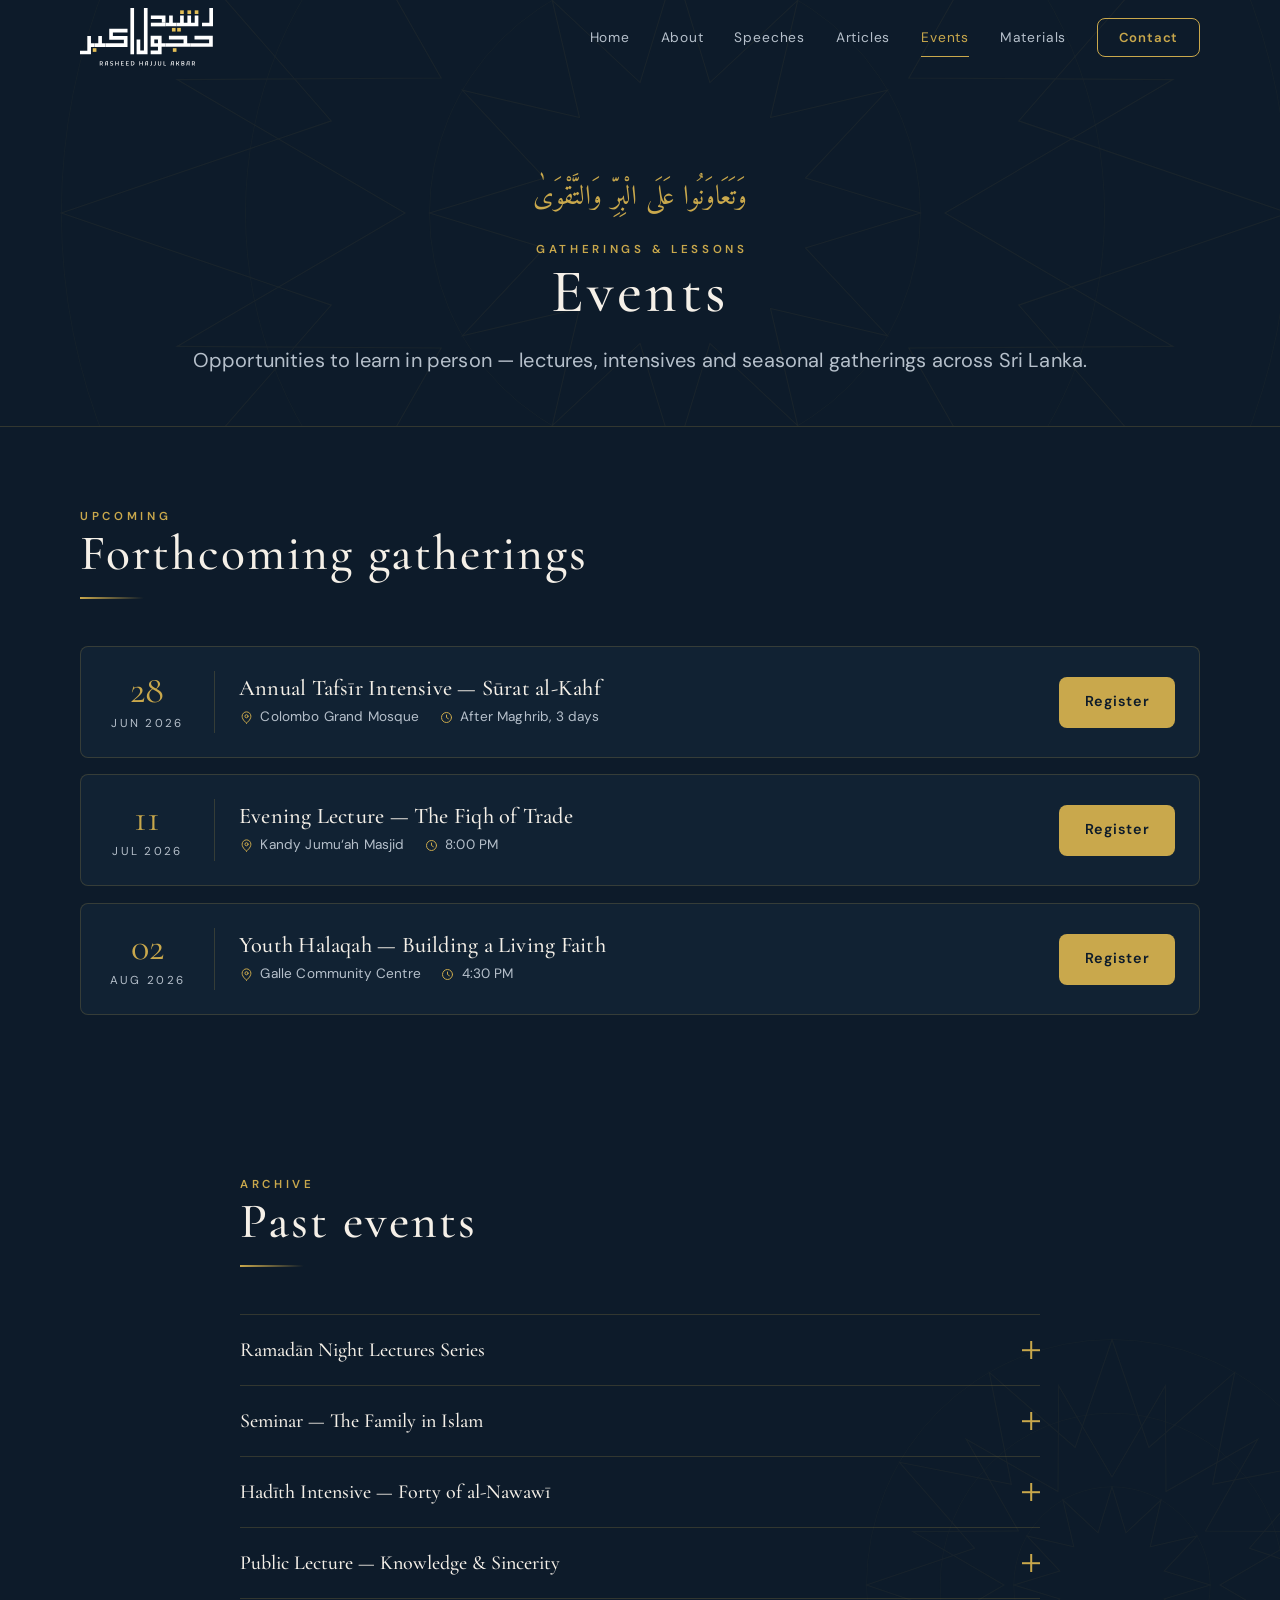
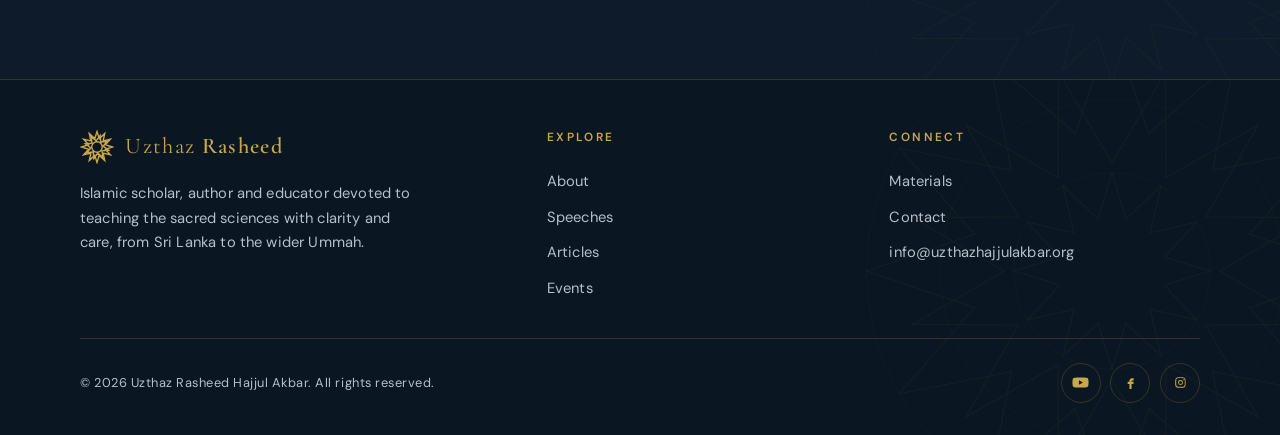
<file: events.html>
<!DOCTYPE html>
<html lang="en">
<head>
  <meta charset="UTF-8">
  <meta name="viewport" content="width=device-width, initial-scale=1">
  <title>Events — Uzthaz Rasheed Hajjul Akbar</title>
  <meta name="description" content="Upcoming lectures, intensives and gatherings with Uzthaz Rasheed Hajjul Akbar, and an archive of past events.">
  <meta name="theme-color" content="#0D1B2A">
  <link rel="canonical" href="https://www.uzthazhajjulakbar.org/events">
  <meta name="robots" content="index, follow, max-image-preview:large, max-snippet:-1">
  <meta name="author" content="Uzthaz Rasheed Hajjul Akbar">
  <!-- Open Graph -->
  <meta property="og:type" content="website">
  <meta property="og:site_name" content="Uzthaz Rasheed Hajjul Akbar">
  <meta property="og:title" content="Events — Uzthaz Rasheed Hajjul Akbar">
  <meta property="og:description" content="Upcoming lectures, intensives and gatherings with Uzthaz Rasheed Hajjul Akbar, and an archive of past events.">
  <meta property="og:url" content="https://www.uzthazhajjulakbar.org/events">
  <meta property="og:image" content="https://www.uzthazhajjulakbar.org/assets/img/uploads/hero-banner.jpg">
  <meta property="og:image:width" content="1672">
  <meta property="og:image:height" content="941">
  <meta property="og:image:alt" content="Uzthaz Rasheed Hajjul Akbar">
  <meta property="og:locale" content="en_US">
  <!-- Twitter -->
  <meta name="twitter:card" content="summary_large_image">
  <meta name="twitter:title" content="Events — Uzthaz Rasheed Hajjul Akbar">
  <meta name="twitter:description" content="Upcoming lectures, intensives and gatherings with Uzthaz Rasheed Hajjul Akbar, and an archive of past events.">
  <meta name="twitter:image" content="https://www.uzthazhajjulakbar.org/assets/img/uploads/hero-banner.jpg">
  <!-- Icons -->
  <link rel="icon" href="/assets/img/uploads/Logo.svg" type="image/svg+xml">
  <link rel="apple-touch-icon" href="/assets/img/uploads/Logo.svg">
  <link rel="preconnect" href="https://fonts.googleapis.com">
  <link rel="preconnect" href="https://fonts.gstatic.com" crossorigin>
  <link href="https://fonts.googleapis.com/css2?family=Amiri:ital,wght@0,400;0,700;1,400&family=Cormorant+Garamond:ital,wght@0,400;0,500;0,600;1,400;1,500&family=DM+Sans:opsz,wght@9..40,400;9..40,500;9..40,600;9..40,700&display=swap" rel="stylesheet">
  <link rel="stylesheet" href="assets/css/styles.css">
</head>
<body>
  <a class="skip-link" href="#main">Skip to content</a>

  <header class="nav">
    <div class="nav__inner">
      <a class="brand" href="/" aria-label="Uzthaz Rasheed Hajjul Akbar — home">
        <img src="assets/img/uploads/Logo.svg" alt="Uzthaz Rasheed Hajjul Akbar" class="brand__logo">
      </a>
      <nav class="nav__links" aria-label="Primary">
        <a href="/">Home</a>
        <a href="/about">About</a>
        <a href="/speeches">Speeches</a>
        <a href="/articles">Articles</a>
        <a href="/events" aria-current="page">Events</a>
        <a href="/shop">Materials</a>
        <a class="nav__cta" href="/contact">Contact</a>
      </nav>
      <button class="nav__toggle" aria-label="Open menu" aria-expanded="false"><span></span></button>
    </div>
  </header>

  <main id="main">
    <section class="page-hero">
      <div class="geo-layer" aria-hidden="true"></div>
      <div class="container">
        <p class="arabic reveal">وَتَعَاوَنُوا عَلَى الْبِرِّ وَالتَّقْوَىٰ</p>
        <p class="eyebrow reveal" data-delay="60">Gatherings &amp; Lessons</p>
        <h1 class="reveal" data-delay="120">Events</h1>
        <p class="lead reveal" data-delay="180">Opportunities to learn in person — lectures, intensives and seasonal gatherings across Sri Lanka.</p>
      </div>
    </section>

    <!-- UPCOMING -->
    <section class="section">
      <div class="container">
        <div class="section-head reveal">
          <p class="eyebrow">Upcoming</p>
          <h2 class="section-title">Forthcoming gatherings</h2>
          <div class="rule"></div>
        </div>
        <!-- Rendered from content/events.json (status: upcoming) -->
        <div class="grid" style="gap:var(--space-2)" id="events-upcoming"></div>
      </div>
    </section>

    <!-- PAST -->
    <section class="section">
      <div class="geo-layer geo-watermark" aria-hidden="true"></div>
      <div class="container" style="max-width:880px">
        <div class="section-head reveal">
          <p class="eyebrow">Archive</p>
          <h2 class="section-title">Past events</h2>
          <div class="rule"></div>
        </div>
        <!-- Rendered from content/events.json (status: past) -->
        <div class="accordion reveal" id="events-past"></div>
      </div>
    </section>
  </main>

  <div data-partial="footer"></div>

  <script src="assets/js/main.js"></script>
  <script src="assets/js/content.js"></script>
</body>
</html>
</file>
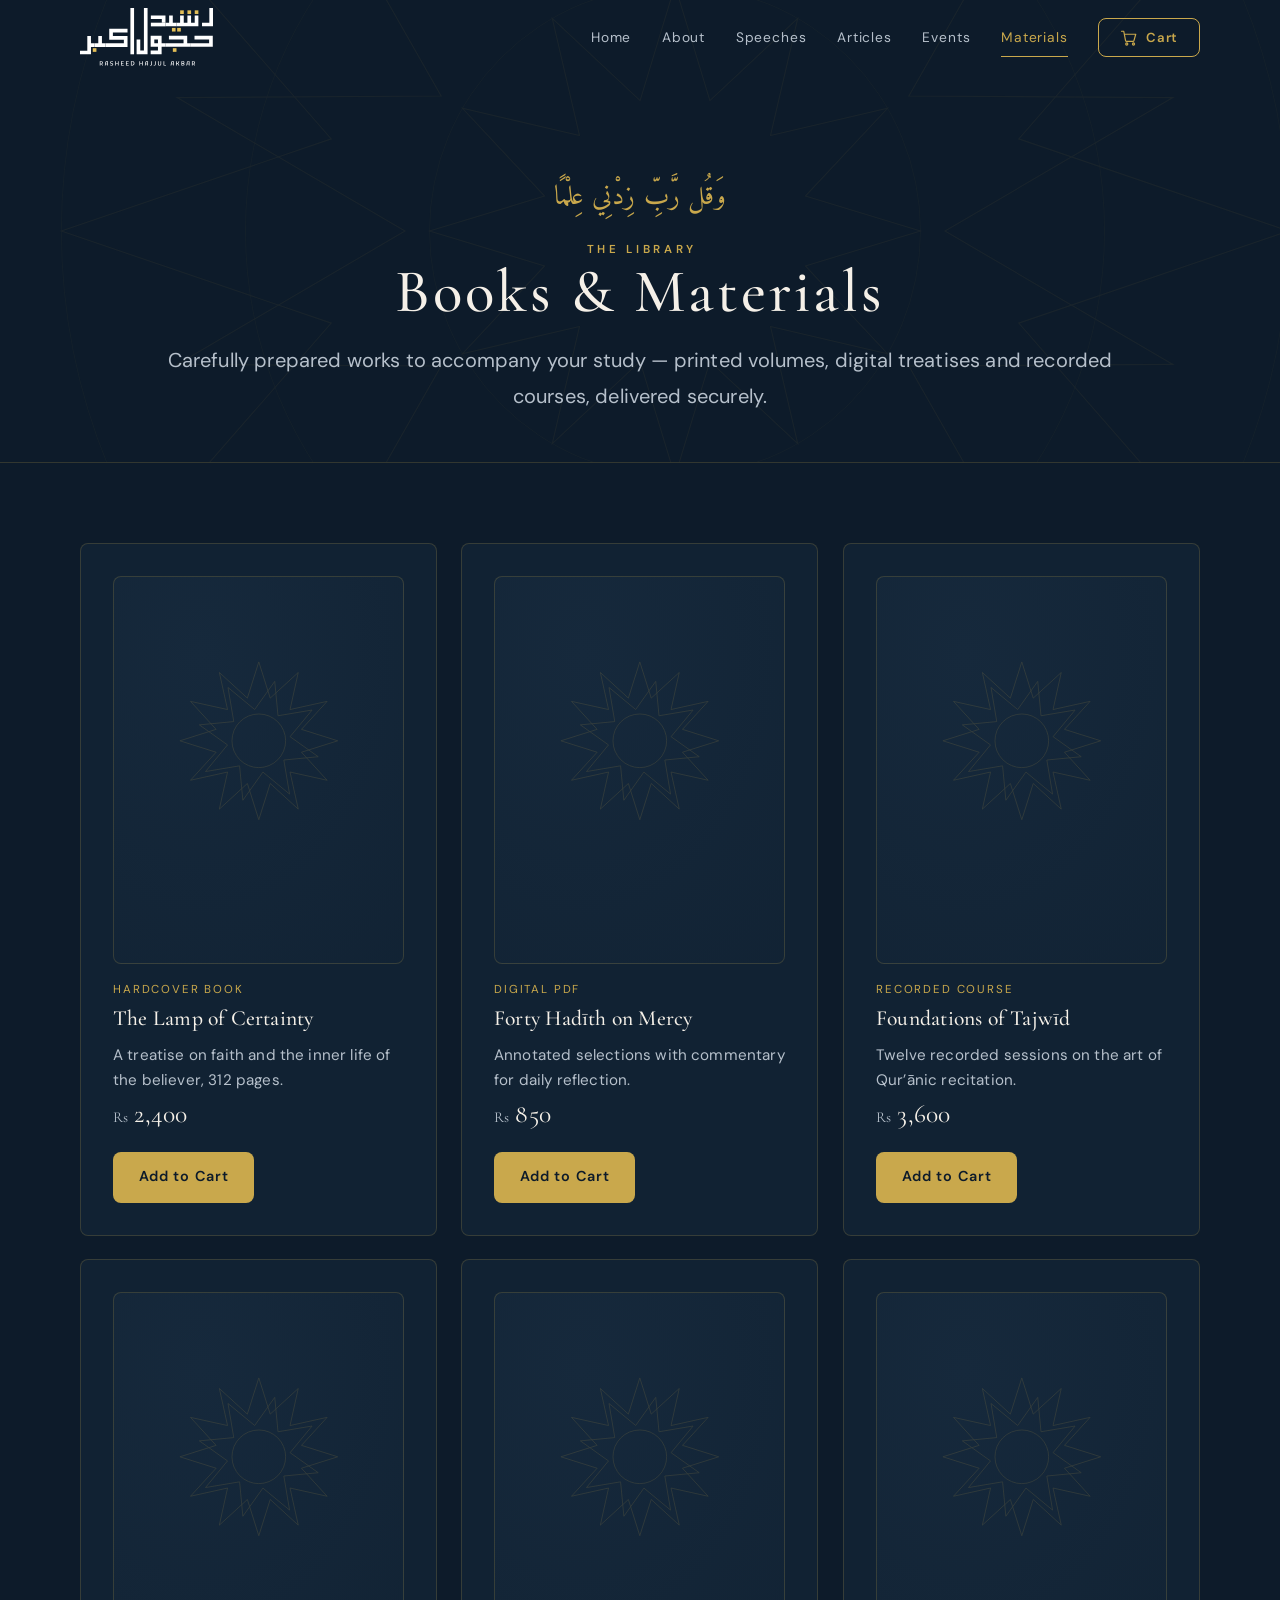
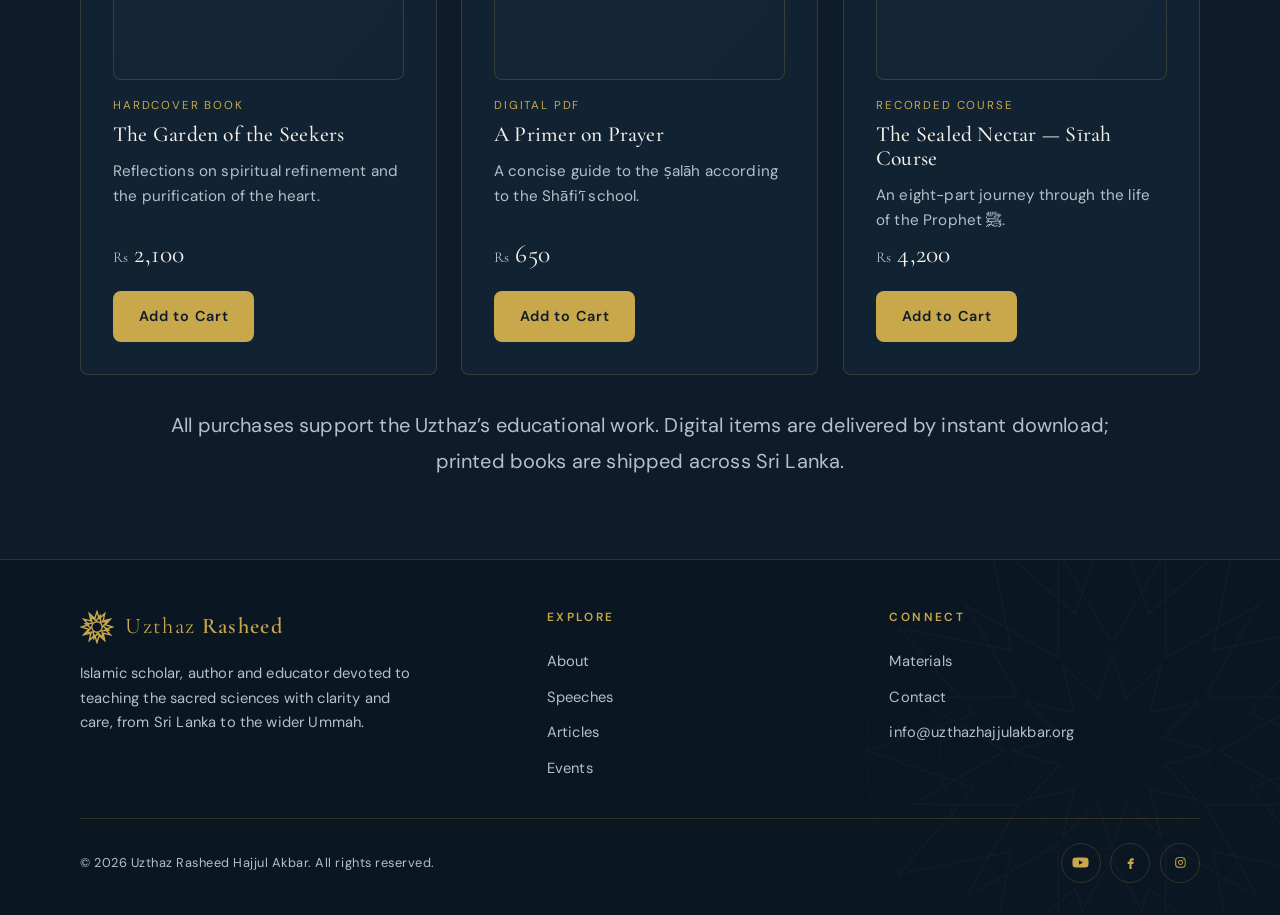
<file: shop.html>
<!DOCTYPE html>
<html lang="en">
<head>
  <meta charset="UTF-8">
  <meta name="viewport" content="width=device-width, initial-scale=1">
  <title>Materials &amp; Library — Uzthaz Rasheed Hajjul Akbar</title>
  <meta name="description" content="Books, digital treatises and recorded courses by Uzthaz Rasheed Hajjul Akbar. Secure checkout with instant download delivery.">
  <meta name="theme-color" content="#0D1B2A">
  <link rel="canonical" href="https://www.uzthazhajjulakbar.org/shop">
  <meta name="robots" content="index, follow, max-image-preview:large, max-snippet:-1">
  <meta name="author" content="Uzthaz Rasheed Hajjul Akbar">
  <!-- Open Graph -->
  <meta property="og:type" content="website">
  <meta property="og:site_name" content="Uzthaz Rasheed Hajjul Akbar">
  <meta property="og:title" content="Materials &amp; Library — Uzthaz Rasheed Hajjul Akbar">
  <meta property="og:description" content="Books, digital treatises and recorded courses by Uzthaz Rasheed Hajjul Akbar. Secure checkout with instant download delivery.">
  <meta property="og:url" content="https://www.uzthazhajjulakbar.org/shop">
  <meta property="og:image" content="https://www.uzthazhajjulakbar.org/assets/img/uploads/hero-banner.jpg">
  <meta property="og:image:width" content="1672">
  <meta property="og:image:height" content="941">
  <meta property="og:image:alt" content="Uzthaz Rasheed Hajjul Akbar">
  <meta property="og:locale" content="en_US">
  <!-- Twitter -->
  <meta name="twitter:card" content="summary_large_image">
  <meta name="twitter:title" content="Materials &amp; Library — Uzthaz Rasheed Hajjul Akbar">
  <meta name="twitter:description" content="Books, digital treatises and recorded courses by Uzthaz Rasheed Hajjul Akbar. Secure checkout with instant download delivery.">
  <meta name="twitter:image" content="https://www.uzthazhajjulakbar.org/assets/img/uploads/hero-banner.jpg">
  <!-- Icons -->
  <link rel="icon" href="/assets/img/uploads/Logo.svg" type="image/svg+xml">
  <link rel="apple-touch-icon" href="/assets/img/uploads/Logo.svg">
  <link rel="preconnect" href="https://fonts.googleapis.com">
  <link rel="preconnect" href="https://fonts.gstatic.com" crossorigin>
  <link href="https://fonts.googleapis.com/css2?family=Amiri:ital,wght@0,400;0,700;1,400&family=Cormorant+Garamond:ital,wght@0,400;0,500;0,600;1,400;1,500&family=DM+Sans:opsz,wght@9..40,400;9..40,500;9..40,600;9..40,700&display=swap" rel="stylesheet">
  <link rel="stylesheet" href="assets/css/styles.css">
</head>
<body>
  <a class="skip-link" href="#main">Skip to content</a>

  <header class="nav">
    <div class="nav__inner">
      <a class="brand" href="/" aria-label="Uzthaz Rasheed Hajjul Akbar — home">
        <img src="assets/img/uploads/Logo.svg" alt="Uzthaz Rasheed Hajjul Akbar" class="brand__logo">
      </a>
      <nav class="nav__links" aria-label="Primary">
        <a href="/">Home</a>
        <a href="/about">About</a>
        <a href="/speeches">Speeches</a>
        <a href="/articles">Articles</a>
        <a href="/events">Events</a>
        <a href="/shop" aria-current="page">Materials</a>
        <button class="nav__cta" data-cart-open aria-label="Open cart" style="display:inline-flex;align-items:center;gap:0.5rem">
          <svg class="icon" viewBox="0 0 24 24" fill="none" stroke="currentColor" stroke-width="1.6" stroke-linecap="round" stroke-linejoin="round" style="width:18px;height:18px"><circle cx="9" cy="20" r="1.4"/><circle cx="18" cy="20" r="1.4"/><path d="M2 3h3l2.4 12.4a1.5 1.5 0 0 0 1.5 1.2h8.2a1.5 1.5 0 0 0 1.5-1.2L21 7H6"/></svg>
          Cart <span class="cart-count" data-cart-count></span>
        </button>
      </nav>
      <button class="nav__toggle" aria-label="Open menu" aria-expanded="false"><span></span></button>
    </div>
  </header>

  <main id="main">
    <section class="page-hero">
      <div class="geo-layer" aria-hidden="true"></div>
      <div class="container">
        <p class="arabic reveal">وَقُل رَّبِّ زِدْنِي عِلْمًا</p>
        <p class="eyebrow reveal" data-delay="60">The Library</p>
        <h1 class="reveal" data-delay="120">Books &amp; Materials</h1>
        <p class="lead reveal" data-delay="180">Carefully prepared works to accompany your study — printed volumes, digital treatises and recorded courses, delivered securely.</p>
      </div>
    </section>

    <section class="section">
      <div class="container">
        <!-- Product cards are rendered from content/products.json -->
        <div class="grid grid-3" id="product-grid"></div>

        <p class="lead text-center mt-4 reveal" style="margin-inline:auto">
          All purchases support the Uzthaz’s educational work. Digital items are delivered by instant download; printed books are shipped across Sri Lanka.
        </p>
      </div>
    </section>
  </main>

  <!-- CART DRAWER -->
  <div class="drawer-backdrop" data-cart-backdrop></div>
  <aside class="drawer" data-cart-drawer aria-label="Shopping cart" aria-hidden="true">
    <div class="drawer__head">
      <h3>Your Collection</h3>
      <button class="drawer__close" data-cart-close aria-label="Close cart">
        <svg class="icon" viewBox="0 0 24 24" fill="none" stroke="currentColor" stroke-width="1.7" stroke-linecap="round"><path d="m6 6 12 12M18 6 6 18"/></svg>
      </button>
    </div>
    <div class="drawer__items" data-cart-items></div>
    <div class="drawer__foot" data-cart-foot></div>
  </aside>

  <div data-partial="footer"></div>

  <script src="assets/js/main.js"></script>
  <script src="assets/js/content.js"></script>
</body>
</html>
</file>
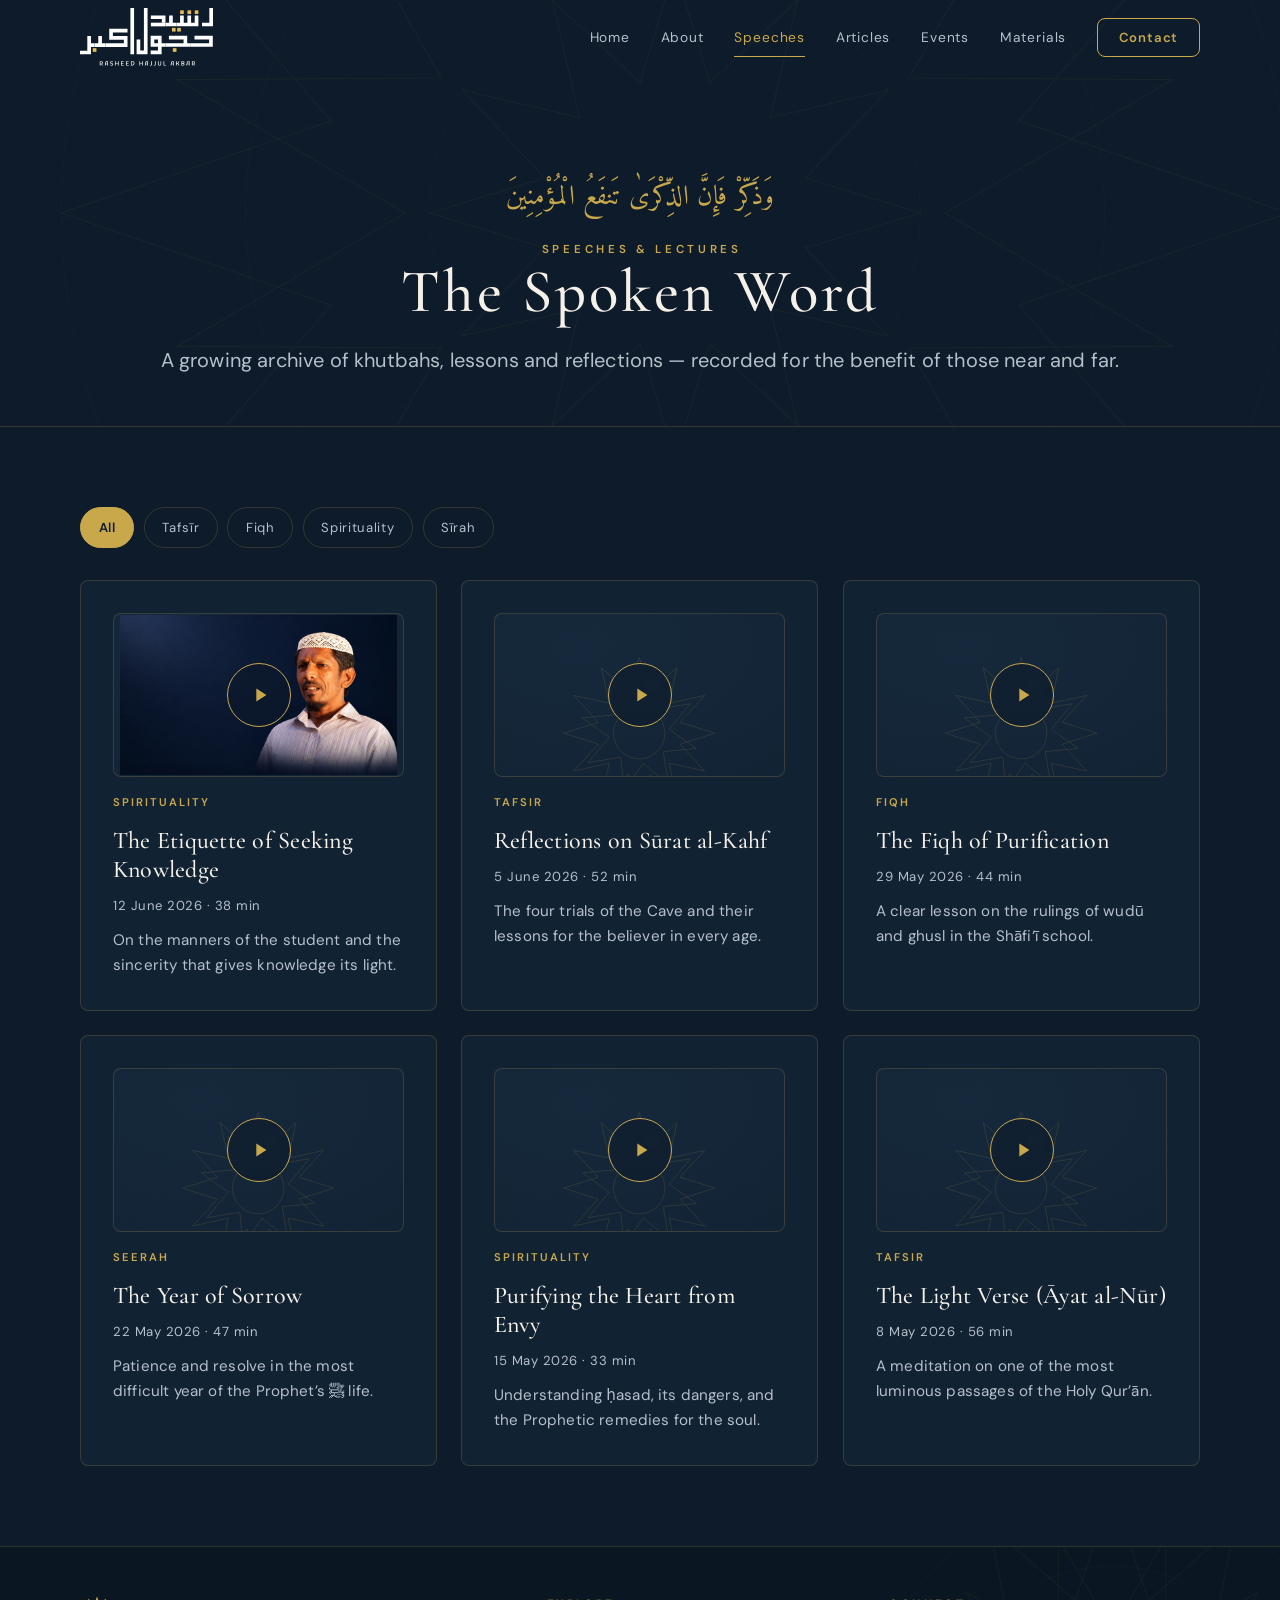
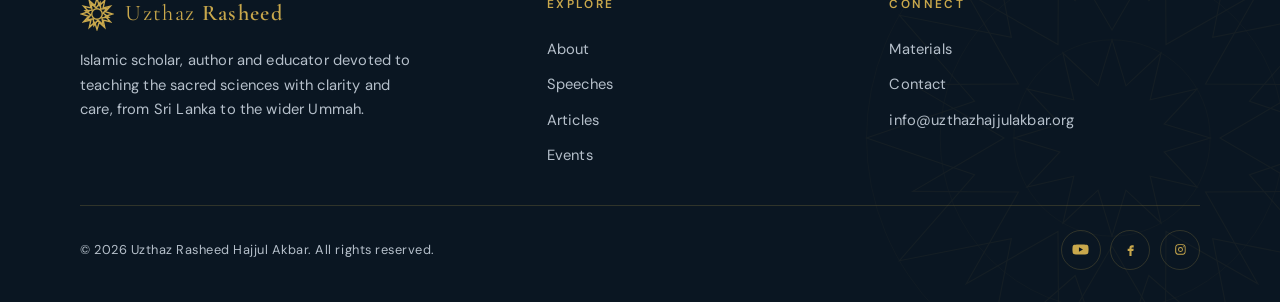
<file: speeches.html>
<!DOCTYPE html>
<html lang="en">
<head>
  <meta charset="UTF-8">
  <meta name="viewport" content="width=device-width, initial-scale=1">
  <title>Speeches &amp; Lectures — Uzthaz Rasheed Hajjul Akbar</title>
  <meta name="description" content="Recorded lectures, Friday khutbahs and lessons by Uzthaz Rasheed Hajjul Akbar. Filter by topic and watch or listen.">
  <meta name="theme-color" content="#0D1B2A">
  <link rel="canonical" href="https://www.uzthazhajjulakbar.org/speeches">
  <meta name="robots" content="index, follow, max-image-preview:large, max-snippet:-1">
  <meta name="author" content="Uzthaz Rasheed Hajjul Akbar">
  <!-- Open Graph -->
  <meta property="og:type" content="website">
  <meta property="og:site_name" content="Uzthaz Rasheed Hajjul Akbar">
  <meta property="og:title" content="Speeches &amp; Lectures — Uzthaz Rasheed Hajjul Akbar">
  <meta property="og:description" content="Recorded lectures, Friday khutbahs and lessons by Uzthaz Rasheed Hajjul Akbar. Filter by topic and watch or listen.">
  <meta property="og:url" content="https://www.uzthazhajjulakbar.org/speeches">
  <meta property="og:image" content="https://www.uzthazhajjulakbar.org/assets/img/uploads/hero-banner.jpg">
  <meta property="og:image:width" content="1672">
  <meta property="og:image:height" content="941">
  <meta property="og:image:alt" content="Uzthaz Rasheed Hajjul Akbar">
  <meta property="og:locale" content="en_US">
  <!-- Twitter -->
  <meta name="twitter:card" content="summary_large_image">
  <meta name="twitter:title" content="Speeches &amp; Lectures — Uzthaz Rasheed Hajjul Akbar">
  <meta name="twitter:description" content="Recorded lectures, Friday khutbahs and lessons by Uzthaz Rasheed Hajjul Akbar. Filter by topic and watch or listen.">
  <meta name="twitter:image" content="https://www.uzthazhajjulakbar.org/assets/img/uploads/hero-banner.jpg">
  <!-- Icons -->
  <link rel="icon" href="/assets/img/uploads/Logo.svg" type="image/svg+xml">
  <link rel="apple-touch-icon" href="/assets/img/uploads/Logo.svg">
  <link rel="preconnect" href="https://fonts.googleapis.com">
  <link rel="preconnect" href="https://fonts.gstatic.com" crossorigin>
  <link href="https://fonts.googleapis.com/css2?family=Amiri:ital,wght@0,400;0,700;1,400&family=Cormorant+Garamond:ital,wght@0,400;0,500;0,600;1,400;1,500&family=DM+Sans:opsz,wght@9..40,400;9..40,500;9..40,600;9..40,700&display=swap" rel="stylesheet">
  <link rel="stylesheet" href="assets/css/styles.css">
</head>
<body>
  <a class="skip-link" href="#main">Skip to content</a>

  <header class="nav">
    <div class="nav__inner">
      <a class="brand" href="/" aria-label="Uzthaz Rasheed Hajjul Akbar — home">
        <img src="assets/img/uploads/Logo.svg" alt="Uzthaz Rasheed Hajjul Akbar" class="brand__logo">
      </a>
      <nav class="nav__links" aria-label="Primary">
        <a href="/">Home</a>
        <a href="/about">About</a>
        <a href="/speeches" aria-current="page">Speeches</a>
        <a href="/articles">Articles</a>
        <a href="/events">Events</a>
        <a href="/shop">Materials</a>
        <a class="nav__cta" href="/contact">Contact</a>
      </nav>
      <button class="nav__toggle" aria-label="Open menu" aria-expanded="false"><span></span></button>
    </div>
  </header>

  <main id="main">
    <section class="page-hero">
      <div class="geo-layer" aria-hidden="true"></div>
      <div class="container">
        <p class="arabic reveal">وَذَكِّرْ فَإِنَّ الذِّكْرَىٰ تَنفَعُ الْمُؤْمِنِينَ</p>
        <p class="eyebrow reveal" data-delay="60">Speeches &amp; Lectures</p>
        <h1 class="reveal" data-delay="120">The Spoken Word</h1>
        <p class="lead reveal" data-delay="180">A growing archive of khutbahs, lessons and reflections — recorded for the benefit of those near and far.</p>
      </div>
    </section>

    <section class="section">
      <div class="container">
        <div class="filter reveal" role="group" aria-label="Filter speeches by topic"
             data-filter-group data-filter-target="#speech-grid" data-filter-empty="#speech-empty">
          <button data-filter="all" aria-pressed="true">All</button>
          <button data-filter="tafsir" aria-pressed="false">Tafsīr</button>
          <button data-filter="fiqh" aria-pressed="false">Fiqh</button>
          <button data-filter="spirituality" aria-pressed="false">Spirituality</button>
          <button data-filter="seerah" aria-pressed="false">Sīrah</button>
        </div>

        <!-- Speech cards are rendered from content/speeches.json -->
        <div class="grid grid-3" id="speech-grid"></div>
        <p id="speech-empty" class="is-hidden text-center lead" style="padding:var(--space-5) 0">No lectures in this topic yet — please check back soon.</p>
      </div>
    </section>
  </main>

  <div data-partial="footer"></div>

  <script src="assets/js/main.js"></script>
  <script src="assets/js/content.js"></script>
</body>
</html>
</file>
<file: assets/css/styles.css>
/* =============================================================
   Uzthaz Rasheed Hajjul Akbar — Official Website
   Design system & global styles
   ============================================================= */

/* ----------------------------------------------------------------
   1. DESIGN TOKENS
   ---------------------------------------------------------------- */
:root {
  /* Color */
  --navy:        #0D1B2A; /* page background — aged leather */
  --surface:     #112233; /* cards / raised surfaces */
  --surface-2:   #16293c; /* hover / nested surface */
  --gold:        #C9A84C; /* restrained accent */
  --gold-soft:   rgba(201, 168, 76, 0.20); /* borders */
  --gold-glow:   rgba(201, 168, 76, 0.28);
  --soft-white:  #F5F0E8; /* body text */
  --muted:       #B6C0CB; /* secondary text (AA on navy) */
  --sage:        #4A7C6F; /* secondary accent */
  --sage-soft:   rgba(74, 124, 111, 0.18);

  /* Typography */
  --font-display: "Cormorant Garamond", Georgia, "Times New Roman", serif;
  --font-body:    "DM Sans", system-ui, -apple-system, Segoe UI, Roboto, sans-serif;
  --font-arabic:  "Amiri", "Times New Roman", serif;

  /* Spacing scale (8pt) */
  --space-1: 0.5rem;
  --space-2: 1rem;
  --space-3: 1.5rem;
  --space-4: 2rem;
  --space-5: 3rem;
  --space-6: 5rem;   /* 80px — section rhythm */
  --space-7: 7.5rem;

  /* Layout */
  --max-width: 1200px;
  --gutter: clamp(1.25rem, 5vw, 2.5rem);
  --radius: 8px;
  --radius-lg: 14px;

  /* Motion */
  --ease: cubic-bezier(0.22, 0.61, 0.36, 1);
  --reveal-duration: 500ms;

  /* Elevation */
  --shadow-card: 0 10px 30px rgba(0, 0, 0, 0.35);
  --shadow-lift: 0 18px 50px rgba(0, 0, 0, 0.5);

  --nav-height: 76px;
}

/* ----------------------------------------------------------------
   2. RESET & BASE
   ---------------------------------------------------------------- */
*,
*::before,
*::after { box-sizing: border-box; }

* { margin: 0; }

html {
  scroll-behavior: smooth;
  -webkit-text-size-adjust: 100%;
}

body {
  font-family: var(--font-body);
  background-color: var(--navy);
  color: var(--soft-white);
  line-height: 1.65;
  font-size: 1rem;
  letter-spacing: 0.01em;
  -webkit-font-smoothing: antialiased;
  text-rendering: optimizeLegibility;
  /* clip (not hidden) prevents horizontal scroll WITHOUT making <body> the scroll
     container — keeps window scroll, navbar-on-scroll and scroll-reveal working */
  overflow-x: clip;
  min-height: 100dvh;
}

img { max-width: 100%; display: block; height: auto; }

a { color: inherit; text-decoration: none; }

button { font: inherit; cursor: pointer; border: none; background: none; color: inherit; }

ul { list-style: none; padding: 0; }

:focus-visible {
  outline: 2px solid var(--gold);
  outline-offset: 3px;
  border-radius: 3px;
}

::selection {
  background: var(--gold);
  color: var(--navy);
}

/* ----------------------------------------------------------------
   3. TYPOGRAPHY
   ---------------------------------------------------------------- */
.display,
h1, h2, h3 {
  font-family: var(--font-display);
  font-weight: 500;
  line-height: 1.1;
  color: var(--soft-white);
  letter-spacing: 0.01em;
}

h1 { font-size: clamp(2.6rem, 7vw, 5rem); }
h2 { font-size: clamp(2rem, 4.5vw, 3.1rem); }
h3 { font-size: clamp(1.4rem, 2.6vw, 1.9rem); }

p { max-width: 70ch; }

.arabic {
  font-family: var(--font-arabic);
  direction: rtl;
  text-align: right;
  color: var(--gold);
  line-height: 1.9;
}

.eyebrow {
  font-family: var(--font-body);
  text-transform: uppercase;
  letter-spacing: 0.32em;
  font-size: 0.72rem;
  font-weight: 600;
  color: var(--gold);
  max-width: none; /* labels must not inherit the 70ch prose cap, which left-anchors them */
}
/* Tracked + centered labels: compensate the trailing letter-spacing so they
   sit truly centered (text-indent equal to letter-spacing recenters the glyphs). */
.section-head.center .eyebrow,
.page-hero .eyebrow { text-indent: 0.32em; }

.section-title {
  font-family: var(--font-display);
  letter-spacing: 0.04em;
}

.lead {
  font-size: clamp(1.05rem, 1.6vw, 1.25rem);
  color: var(--muted);
  line-height: 1.8;
}

/* gold rule used under section headers */
.rule {
  width: 64px;
  height: 2px;
  background: linear-gradient(90deg, var(--gold), transparent);
  margin-top: var(--space-2);
}
.rule.center { margin-inline: auto; background: var(--gold); width: 56px; }

/* ----------------------------------------------------------------
   4. LAYOUT
   ---------------------------------------------------------------- */
.container {
  width: 100%;
  max-width: var(--max-width);
  margin-inline: auto;
  padding-inline: var(--gutter);
}

.section {
  position: relative;
  padding-block: clamp(3.5rem, 9vw, 5rem);
}
.section--tight { padding-block: clamp(2.5rem, 6vw, 3.5rem); }

.section-head { margin-bottom: var(--space-5); max-width: 760px; }
.section-head.center { margin-inline: auto; text-align: center; }

.grid { display: grid; gap: var(--space-3); }
@media (min-width: 760px) {
  .grid-3 { grid-template-columns: repeat(3, 1fr); }
  .grid-2 { grid-template-columns: repeat(2, 1fr); }
}

/* ----------------------------------------------------------------
   5. GEOMETRIC STAR (signature element)
   ---------------------------------------------------------------- */
.geo-layer {
  position: absolute;
  inset: 0;
  overflow: hidden;
  pointer-events: none;
  z-index: 0;
}
.geo-layer svg {
  position: absolute;
  inset: 0;
  margin: auto;
  width: min(150vh, 150vw);
  height: min(150vh, 150vw);
  opacity: 0.06;
  transform-origin: center;
  animation: geo-rotate 90s linear infinite,
             geo-breathe 9s ease-in-out infinite;
}
.geo-layer svg .geo-inner { animation: geo-counter 120s linear infinite; transform-origin: center; }

/* watermark variant for section breaks — anchored to a corner */
.geo-watermark svg {
  width: min(60vh, 60vw);
  height: min(60vh, 60vw);
  inset: auto -8% -30% auto;
  margin: 0;
  opacity: 0.05;
}

@keyframes geo-rotate { to { transform: rotate(360deg); } }
@keyframes geo-counter { to { transform: rotate(-360deg); } }
@keyframes geo-breathe {
  0%, 100% { opacity: 0.05; }
  50%      { opacity: 0.08; }
}

.geo-stroke { fill: none; stroke: var(--gold); stroke-width: 1.1; vector-effect: non-scaling-stroke; }
.geo-stroke--thin { stroke-width: 0.6; }

/* keep content above the pattern */
.section > .container,
.hero__inner { position: relative; z-index: 1; }

/* ----------------------------------------------------------------
   6. NAVBAR
   ---------------------------------------------------------------- */
.nav {
  position: fixed;
  inset: 0 0 auto 0;
  height: var(--nav-height);
  z-index: 100;
  display: flex;
  align-items: center;
  transition: background-color 400ms var(--ease), border-color 400ms var(--ease), backdrop-filter 400ms var(--ease);
  border-bottom: 1px solid transparent;
}
.nav.is-scrolled {
  background-color: rgba(13, 27, 42, 0.86);
  backdrop-filter: blur(14px);
  -webkit-backdrop-filter: blur(14px);
  border-bottom-color: var(--gold-soft);
}
.nav__inner {
  width: 100%;
  max-width: var(--max-width);
  margin-inline: auto;
  padding-inline: var(--gutter);
  display: flex;
  align-items: center;
  justify-content: space-between;
  gap: var(--space-3);
}
.brand {
  display: flex;
  align-items: center;
  gap: 0.7rem;
  font-family: var(--font-display);
  font-size: 1.25rem;
  letter-spacing: 0.06em;
  color: var(--soft-white);
}
.brand__mark { width: 34px; height: 34px; flex: none; }
.brand__mark .geo-stroke { stroke-width: 1.4; }
.brand__logo { height: 60px; width: auto; flex: none; }
.brand strong { font-weight: 600; }
.brand span { color: var(--gold); }

.nav__links {
  display: flex;
  align-items: center;
  gap: clamp(1rem, 2.4vw, 2rem);
}
.nav__links a {
  font-size: 0.86rem;
  letter-spacing: 0.06em;
  color: var(--muted);
  padding: 0.4rem 0;
  position: relative;
  transition: color 250ms var(--ease);
}
.nav__links a::after {
  content: "";
  position: absolute;
  left: 0; bottom: -2px;
  width: 100%; height: 1.5px;
  background: var(--gold);
  transform: scaleX(0);
  transform-origin: left;
  transition: transform 280ms var(--ease);
}
.nav__links a:hover,
.nav__links a[aria-current="page"] { color: var(--soft-white); }
.nav__links a:hover::after,
.nav__links a[aria-current="page"]::after { transform: scaleX(1); }
.nav__links a[aria-current="page"] { color: var(--gold); }

.nav__links .nav__cta {
  border: 1px solid var(--gold);
  color: var(--gold);
  padding: 0.5rem 1.3rem;
  border-radius: var(--radius);
  font-size: 0.82rem;
  font-weight: 600;
  letter-spacing: 0.06em;
  transition: background-color 250ms var(--ease), border-color 250ms var(--ease), color 250ms var(--ease);
}
.nav__links .nav__cta::after { display: none; } /* no stray underline under the button */
.nav__links .nav__cta:hover,
.nav__links .nav__cta[aria-current="page"] {
  background: var(--gold);
  color: var(--navy);
  border-color: var(--gold);
}

.nav__toggle {
  display: none;
  width: 44px; height: 44px;
  align-items: center;
  justify-content: center;
}
.nav__toggle span,
.nav__toggle span::before,
.nav__toggle span::after {
  content: "";
  display: block;
  width: 24px; height: 1.6px;
  background: var(--soft-white);
  transition: transform 300ms var(--ease), opacity 200ms var(--ease);
}
.nav__toggle span::before { transform: translateY(-7px); }
.nav__toggle span::after  { transform: translateY(7px); }
.nav__toggle span::before,
.nav__toggle span::after { position: absolute; }
.nav__toggle[aria-expanded="true"] span { background: transparent; }
.nav__toggle[aria-expanded="true"] span::before { transform: rotate(45deg); }
.nav__toggle[aria-expanded="true"] span::after  { transform: rotate(-45deg); }

@media (max-width: 920px) {
  .nav__toggle { display: flex; }
  .nav__links {
    position: fixed;
    inset: var(--nav-height) 0 auto 0;
    flex-direction: column;
    align-items: flex-start;
    gap: 0;
    background: rgba(13, 27, 42, 0.97);
    backdrop-filter: blur(16px);
    -webkit-backdrop-filter: blur(16px);
    border-bottom: 1px solid var(--gold-soft);
    padding: var(--space-2) var(--gutter) var(--space-4);
    transform: translateY(-12px);
    opacity: 0;
    visibility: hidden;
    transition: opacity 280ms var(--ease), transform 280ms var(--ease), visibility 280ms;
  }
  .nav__links.is-open { opacity: 1; visibility: visible; transform: translateY(0); }
  .nav__links a { width: 100%; padding: 0.9rem 0; font-size: 1rem; border-bottom: 1px solid rgba(255,255,255,0.05); }
  .nav__links a::after { display: none; }
  .nav__cta { margin-top: var(--space-2); }
}

/* ----------------------------------------------------------------
   7. BUTTONS
   ---------------------------------------------------------------- */
.btn {
  display: inline-flex;
  align-items: center;
  gap: 0.6rem;
  font-family: var(--font-body);
  font-size: 0.9rem;
  font-weight: 500;
  letter-spacing: 0.05em;
  padding: 0.85rem 1.6rem;
  border-radius: var(--radius);
  transition: transform 250ms var(--ease), background-color 250ms var(--ease),
              border-color 250ms var(--ease), box-shadow 250ms var(--ease), color 250ms var(--ease);
  min-height: 44px;
}
.btn--primary {
  background: var(--gold);
  color: var(--navy);
  font-weight: 600;
}
.btn--primary:hover { box-shadow: 0 10px 30px var(--gold-glow); transform: translateY(-2px); }
.btn--ghost {
  border: 1px solid var(--gold-soft);
  color: var(--soft-white);
}
.btn--ghost:hover { border-color: var(--gold); color: var(--gold); transform: translateY(-2px); }
.btn--block { width: 100%; justify-content: center; }
.btn .icon { width: 18px; height: 18px; }

/* ----------------------------------------------------------------
   8. CARDS
   ---------------------------------------------------------------- */
.card {
  position: relative;
  background: var(--surface);
  border: 1px solid var(--gold-soft);
  border-radius: var(--radius);
  padding: var(--space-4);
  transition: transform 350ms var(--ease), box-shadow 350ms var(--ease), border-color 350ms var(--ease);
  height: 100%;
  display: flex;
  flex-direction: column;
}
.card:hover {
  transform: translateY(-6px);
  border-color: var(--gold);
  box-shadow: var(--shadow-lift), 0 0 0 1px var(--gold-glow);
}
.card__tag {
  font-size: 0.7rem;
  letter-spacing: 0.18em;
  text-transform: uppercase;
  color: var(--gold);
  margin-bottom: var(--space-2);
  font-weight: 600;
}
.card__title {
  font-family: var(--font-display);
  font-size: 1.5rem;
  line-height: 1.2;
  margin-bottom: 0.6rem;
}
.card__meta { font-size: 0.82rem; color: var(--muted); letter-spacing: 0.04em; }
.card__text { color: var(--muted); margin-top: 0.75rem; font-size: 0.95rem; }
.card__link {
  margin-top: auto;
  padding-top: var(--space-3);
  color: var(--gold);
  font-size: 0.85rem;
  letter-spacing: 0.06em;
  display: inline-flex;
  align-items: center;
  gap: 0.45rem;
}
.card__link .icon { transition: transform 250ms var(--ease); width: 16px; height: 16px; }
.card:hover .card__link .icon { transform: translateX(4px); }

/* media thumb (speeches / shop / articles) */
.thumb {
  position: relative;
  border-radius: var(--radius);
  overflow: hidden;
  aspect-ratio: 16 / 9;
  background:
    radial-gradient(120% 120% at 30% 20%, var(--surface-2), var(--surface)) ,
    var(--surface);
  border: 1px solid var(--gold-soft);
  display: grid;
  place-items: center;
}
.thumb--portrait { aspect-ratio: 3 / 4; }
.thumb img { width: 100%; height: 100%; object-fit: cover; }
.thumb__play {
  position: absolute;
  inset: 0;
  display: grid;
  place-items: center;
}
.thumb__play span {
  width: 64px; height: 64px;
  border-radius: 50%;
  display: grid; place-items: center;
  background: rgba(13,27,42,0.55);
  border: 1px solid var(--gold);
  backdrop-filter: blur(4px);
  transition: transform 300ms var(--ease), background-color 300ms var(--ease);
}
.thumb__play span svg { width: 22px; height: 22px; fill: var(--gold); margin-left: 3px; }
a.card:hover .thumb__play span,
.card:hover .thumb__play span { transform: scale(1.08); background: rgba(201,168,76,0.18); }

/* placeholder pattern used inside thumbs without imagery */
.thumb__motif { width: 60%; height: 60%; opacity: 0.18; }
.thumb__motif .geo-stroke { stroke-width: 0.8; }

/* ----------------------------------------------------------------
   9. CHIPS / TAGS / FILTERS
   ---------------------------------------------------------------- */
.chips { display: flex; flex-wrap: wrap; gap: 0.65rem; }
.chip {
  font-size: 0.82rem;
  letter-spacing: 0.04em;
  padding: 0.5rem 1rem;
  border-radius: 999px;
  border: 1px solid var(--gold-soft);
  color: var(--muted);
  background: var(--surface);
}
.chip--static { color: var(--soft-white); border-color: var(--sage-soft); background: var(--sage-soft); }

.filter { display: flex; flex-wrap: wrap; gap: 0.6rem; margin-bottom: var(--space-4); }
.filter button {
  font-size: 0.82rem;
  letter-spacing: 0.05em;
  padding: 0.55rem 1.1rem;
  border-radius: 999px;
  border: 1px solid var(--gold-soft);
  color: var(--muted);
  transition: color 220ms var(--ease), background-color 220ms var(--ease), border-color 220ms var(--ease);
  min-height: 40px;
}
.filter button:hover { color: var(--soft-white); border-color: var(--gold-soft); }
.filter button[aria-pressed="true"] {
  background: var(--gold);
  color: var(--navy);
  border-color: var(--gold);
  font-weight: 600;
}

/* ----------------------------------------------------------------
   10. HERO
   ---------------------------------------------------------------- */
.hero {
  position: relative;
  min-height: 100svh;
  display: flex;
  align-items: center;
  padding-top: var(--nav-height);
  overflow: hidden;
}
.hero::after { /* gentle vignette toward edges */
  content: "";
  position: absolute; inset: 0;
  background: radial-gradient(120% 90% at 50% 40%, transparent 55%, rgba(0,0,0,0.45));
  z-index: 0;
}
.hero__inner { text-align: center; width: 100%; padding-block: var(--space-6); }
.hero__arabic { font-size: clamp(1.6rem, 4vw, 2.6rem); text-align: center; direction: rtl; margin-bottom: var(--space-3); max-width: none; }
.hero h1 {
  letter-spacing: 0.06em;
  margin-bottom: var(--space-2);
}
.hero__name-line { display: block; }
.hero__name-line--accent { color: var(--gold); font-style: italic; }
.hero__title {
  font-family: var(--font-body);
  text-transform: uppercase;
  letter-spacing: 0.3em;
  font-size: clamp(0.72rem, 1.4vw, 0.95rem);
  color: var(--muted);
  margin-top: var(--space-2);
  max-width: none;       /* fill the centered hero instead of being left-anchored */
  text-indent: 0.3em;    /* compensate trailing letter-spacing for true centering */
}
.hero__tagline {
  margin: var(--space-3) auto 0;
  font-family: var(--font-display);
  font-style: italic;
  font-size: clamp(1.1rem, 2vw, 1.4rem);
  color: var(--soft-white);
  max-width: 36ch;
}
.hero__actions { margin-top: var(--space-4); display: flex; gap: var(--space-2); justify-content: center; flex-wrap: wrap; }

/* ---- Home hero variant: portrait banner with left-aligned text ---- */
.hero--image::after { display: none; }            /* drop the radial vignette over the photo */
.hero__media { position: absolute; inset: 0; z-index: 0; overflow: hidden; }
.hero__media img { width: 100%; height: 100%; object-fit: cover; object-position: 72% 50%; }
.hero__media-scrim {
  position: absolute; inset: 0;
  background: linear-gradient(90deg,
    var(--navy) 0%, rgba(13, 27, 42, 0.97) 26%, rgba(13, 27, 42, 0.6) 48%,
    rgba(13, 27, 42, 0.14) 70%, rgba(13, 27, 42, 0) 100%);
}
.hero--image .hero__inner { text-align: left; }
.hero--image .hero__text { max-width: 38rem; }
.hero--image .hero__arabic { text-align: left; }
.hero--image .hero__title { text-indent: 0; }      /* no longer centered, so no compensation */
.hero--image .hero__tagline { margin-inline: 0; text-align: left; }
.hero--image .hero__actions { justify-content: flex-start; }

@media (max-width: 1024px) {
  /* not enough width for the split — darken the whole portrait so the text stays readable */
  .hero__media-scrim {
    background: linear-gradient(180deg,
      rgba(13, 27, 42, 0.60) 0%, rgba(13, 27, 42, 0.80) 55%, rgba(13, 27, 42, 0.93) 100%);
  }
  .hero--image .hero__text { max-width: 100%; }
}
.hero__scroll {
  position: absolute;
  bottom: var(--space-3);
  left: 50%;
  transform: translateX(-50%);
  z-index: 1;
  color: var(--muted);
  font-size: 0.68rem;
  letter-spacing: 0.25em;
  text-transform: uppercase;
  display: flex;
  flex-direction: column;
  align-items: center;
  gap: 0.6rem;
}
.hero__scroll .line { width: 1px; height: 38px; background: linear-gradient(var(--gold), transparent); animation: scroll-pulse 2.4s ease-in-out infinite; }
@keyframes scroll-pulse { 0%,100%{ opacity:0.3; transform: scaleY(0.7);} 50%{ opacity:1; transform: scaleY(1);} }

/* page hero (interior pages) */
.page-hero {
  position: relative;
  padding-top: calc(var(--nav-height) + var(--space-6));
  padding-bottom: var(--space-5);
  overflow: hidden;
  text-align: center;
  border-bottom: 1px solid var(--gold-soft);
}
.page-hero .arabic { text-align: center; direction: rtl; font-size: clamp(1.2rem,2.6vw,1.7rem); margin-bottom: var(--space-2); }
.page-hero h1 { font-size: clamp(2.4rem, 5.5vw, 3.8rem); letter-spacing: 0.05em; }
.page-hero p { margin: var(--space-2) auto 0; }

/* ----------------------------------------------------------------
   11. PULL QUOTE
   ---------------------------------------------------------------- */
.quote-section { position: relative; overflow: hidden; }
.pull-quote {
  text-align: center;
  max-width: 880px;
  margin-inline: auto;
  position: relative;
  z-index: 1;
}
.pull-quote blockquote {
  font-family: var(--font-display);
  font-style: italic;
  font-weight: 500;
  font-size: clamp(1.7rem, 4.4vw, 3rem);
  line-height: 1.3;
  color: var(--soft-white);
}
.pull-quote blockquote::before { content: "\201C"; color: var(--gold); }
.pull-quote blockquote::after  { content: "\201D"; color: var(--gold); }
.pull-quote cite {
  display: block;
  margin-top: var(--space-3);
  font-family: var(--font-body);
  font-style: normal;
  letter-spacing: 0.22em;
  text-indent: 0.22em; /* compensate trailing letter-spacing for true centering */
  text-transform: uppercase;
  font-size: 0.74rem;
  color: var(--gold);
}

/* ----------------------------------------------------------------
   12. EVENTS
   ---------------------------------------------------------------- */
.event {
  display: grid;
  grid-template-columns: 110px 1fr auto;
  gap: var(--space-3);
  align-items: center;
  padding: var(--space-3);
  background: var(--surface);
  border: 1px solid var(--gold-soft);
  border-radius: var(--radius);
  transition: border-color 300ms var(--ease), transform 300ms var(--ease), box-shadow 300ms var(--ease);
}
.event:hover { border-color: var(--gold); transform: translateY(-4px); box-shadow: var(--shadow-card); }
.event__date {
  text-align: center;
  border-right: 1px solid var(--gold-soft);
  padding-right: var(--space-3);
}
.event__day { font-family: var(--font-display); font-size: 2.4rem; line-height: 1; color: var(--gold); }
.event__mon { text-transform: uppercase; letter-spacing: 0.2em; font-size: 0.72rem; color: var(--muted); margin-top: 0.3rem; }
.event__title { font-family: var(--font-display); font-size: 1.4rem; }
.event__meta { color: var(--muted); font-size: 0.85rem; margin-top: 0.35rem; display: flex; gap: 1.2rem; flex-wrap: wrap; }
.event__meta span { display: inline-flex; align-items: center; gap: 0.4rem; }
.event__meta .icon { width: 15px; height: 15px; stroke: var(--gold); }
@media (max-width: 640px) {
  .event { grid-template-columns: 84px 1fr; }
  .event .btn { grid-column: 1 / -1; justify-content: center; }
}

/* accordion (past events / FAQ) */
.accordion { border-top: 1px solid var(--gold-soft); }
.accordion__item { border-bottom: 1px solid var(--gold-soft); }
.accordion__trigger {
  width: 100%;
  display: flex;
  align-items: center;
  justify-content: space-between;
  gap: var(--space-2);
  padding: var(--space-3) 0;
  text-align: left;
  font-family: var(--font-display);
  font-size: 1.25rem;
  color: var(--soft-white);
  transition: color 220ms var(--ease);
}
.accordion__trigger:hover { color: var(--gold); }
.accordion__trigger .plus { position: relative; width: 18px; height: 18px; flex: none; }
.accordion__trigger .plus::before,
.accordion__trigger .plus::after {
  content: ""; position: absolute; background: var(--gold); transition: transform 300ms var(--ease), opacity 300ms var(--ease);
}
.accordion__trigger .plus::before { top: 50%; left: 0; width: 100%; height: 1.6px; transform: translateY(-50%); }
.accordion__trigger .plus::after  { left: 50%; top: 0; height: 100%; width: 1.6px; transform: translateX(-50%); }
.accordion__trigger[aria-expanded="true"] .plus::after { transform: translateX(-50%) scaleY(0); opacity: 0; }
.accordion__panel {
  overflow: hidden;
  max-height: 0;
  transition: max-height 420ms var(--ease);
}
.accordion__item.is-open .accordion__panel { max-height: 520px; }
.accordion__panel-inner { padding: 0 0 var(--space-3); color: var(--muted); }
.accordion__meta { color: var(--gold); font-size: 0.8rem; letter-spacing: 0.06em; margin-bottom: 0.4rem; }

/* ----------------------------------------------------------------
   13. TIMELINE (about)
   ---------------------------------------------------------------- */
.timeline { position: relative; margin-top: var(--space-4); }
.timeline::before {
  content: "";
  position: absolute;
  left: 7px; top: 6px; bottom: 6px;
  width: 1.5px;
  background: linear-gradient(var(--gold), var(--gold-soft));
}
.timeline__item { position: relative; padding: 0 0 var(--space-4) var(--space-4); }
.timeline__item::before {
  content: "";
  position: absolute;
  left: 0; top: 6px;
  width: 15px; height: 15px;
  border-radius: 50%;
  background: var(--navy);
  border: 2px solid var(--gold);
}
.timeline__year { color: var(--gold); font-family: var(--font-display); font-size: 1.3rem; letter-spacing: 0.05em; }
.timeline__role { font-weight: 600; margin-top: 0.2rem; }
.timeline__desc { color: var(--muted); font-size: 0.95rem; margin-top: 0.25rem; }

/* ----------------------------------------------------------------
   14. ARTICLE (reading view)
   ---------------------------------------------------------------- */
.prose {
  max-width: 720px;
  margin-inline: auto;
}
.prose p, .prose ul li { font-size: 1.18rem; line-height: 1.85; color: var(--soft-white); }
.prose p { margin-bottom: var(--space-3); max-width: none; }
.prose h2 { margin: var(--space-5) 0 var(--space-2); }
.prose h3 { margin: var(--space-4) 0 var(--space-1); color: var(--gold); }
.prose ul { padding-left: 1.2rem; list-style: disc; margin-bottom: var(--space-3); }
.prose ul li { margin-bottom: 0.5rem; }
.prose .arabic { margin: var(--space-4) 0; font-size: 1.7rem; }
.prose blockquote {
  margin: var(--space-4) 0;
  padding: var(--space-2) var(--space-4);
  border-left: 2px solid var(--gold);
  font-family: var(--font-display);
  font-style: italic;
  font-size: 1.6rem;
  line-height: 1.4;
  color: var(--gold);
}
.article-meta {
  display: flex; gap: 1.5rem; flex-wrap: wrap;
  color: var(--muted); font-size: 0.85rem; letter-spacing: 0.05em;
  margin-top: var(--space-2);
  justify-content: center;
}

/* ----------------------------------------------------------------
   15. SHOP
   ---------------------------------------------------------------- */
.product__body { padding-top: var(--space-2); display: flex; flex-direction: column; flex: 1; }
.product__title { font-family: var(--font-display); font-size: 1.35rem; margin-top: 0.5rem; }
.product__type { font-size: 0.72rem; letter-spacing: 0.16em; text-transform: uppercase; color: var(--gold); }
.product__price { font-family: var(--font-display); font-size: 1.6rem; color: var(--soft-white); margin-top: auto; }
.product__price .cur { font-size: 0.95rem; color: var(--muted); }
.product__foot { display: flex; align-items: center; justify-content: space-between; gap: var(--space-2); margin-top: var(--space-2); }

/* cart drawer */
.drawer-backdrop {
  position: fixed; inset: 0; z-index: 200;
  background: rgba(5, 11, 18, 0.6);
  opacity: 0; visibility: hidden;
  transition: opacity 320ms var(--ease), visibility 320ms;
}
.drawer-backdrop.is-open { opacity: 1; visibility: visible; }
.drawer {
  position: fixed; top: 0; right: 0; z-index: 210;
  width: min(420px, 100%); height: 100dvh;
  background: var(--surface);
  border-left: 1px solid var(--gold-soft);
  transform: translateX(100%);
  transition: transform 360ms var(--ease);
  display: flex; flex-direction: column;
}
.drawer.is-open { transform: translateX(0); }
.drawer__head { display: flex; align-items: center; justify-content: space-between; padding: var(--space-3); border-bottom: 1px solid var(--gold-soft); }
.drawer__head h3 { font-size: 1.4rem; }
.drawer__close { width: 40px; height: 40px; display: grid; place-items: center; color: var(--muted); }
.drawer__close:hover { color: var(--gold); }
.drawer__items { flex: 1; overflow-y: auto; padding: var(--space-2) var(--space-3); }
.drawer__empty { color: var(--muted); text-align: center; padding: var(--space-5) 0; }
.cart-row { display: grid; grid-template-columns: 1fr auto; gap: 0.4rem 1rem; padding: var(--space-2) 0; border-bottom: 1px solid rgba(255,255,255,0.06); }
.cart-row__title { font-family: var(--font-display); font-size: 1.05rem; }
.cart-row__type { font-size: 0.72rem; color: var(--muted); letter-spacing: 0.1em; text-transform: uppercase; }
.cart-row__price { color: var(--gold); font-variant-numeric: tabular-nums; }
.cart-row__remove { font-size: 0.78rem; color: var(--muted); justify-self: start; }
.cart-row__remove:hover { color: var(--gold); }
.drawer__foot { padding: var(--space-3); border-top: 1px solid var(--gold-soft); }
.drawer__total { display: flex; justify-content: space-between; font-family: var(--font-display); font-size: 1.4rem; margin-bottom: var(--space-2); }
.drawer__total span:last-child { color: var(--gold); font-variant-numeric: tabular-nums; }
.drawer__note { font-size: 0.78rem; color: var(--muted); margin-top: var(--space-2); text-align: center; display: flex; gap: 0.4rem; align-items: center; justify-content: center; }
.drawer__note .icon { width: 14px; height: 14px; stroke: var(--sage); }

.cart-count {
  display: inline-grid; place-items: center;
  min-width: 18px; height: 18px; padding: 0 5px;
  border-radius: 999px;
  background: var(--gold); color: var(--navy);
  font-size: 0.68rem; font-weight: 700;
  margin-left: 0.1rem;
}
.cart-count:empty { display: none; }

/* ----------------------------------------------------------------
   16. FORMS (contact / checkout)
   ---------------------------------------------------------------- */
.field { margin-bottom: var(--space-3); }
.field label { display: block; font-size: 0.82rem; letter-spacing: 0.08em; text-transform: uppercase; color: var(--muted); margin-bottom: 0.5rem; }
.field label .req { color: var(--gold); }
.field input,
.field textarea,
.field select {
  width: 100%;
  background: var(--navy);
  border: 1px solid var(--gold-soft);
  border-radius: var(--radius);
  color: var(--soft-white);
  font-family: var(--font-body);
  font-size: 1rem;
  padding: 0.85rem 1rem;
  min-height: 48px;
  transition: border-color 220ms var(--ease), box-shadow 220ms var(--ease);
}
.field textarea { resize: vertical; min-height: 140px; line-height: 1.6; }
.field input:focus,
.field textarea:focus,
.field select:focus { outline: none; border-color: var(--gold); box-shadow: 0 0 0 3px var(--gold-soft); }
.field input::placeholder, .field textarea::placeholder { color: rgba(182,192,203,0.5); }
.field__error { color: #E2A0A0; font-size: 0.8rem; margin-top: 0.4rem; display: none; }
.field.has-error input,
.field.has-error textarea { border-color: #B05858; }
.field.has-error .field__error { display: block; }
.form-status { margin-top: var(--space-2); font-size: 0.95rem; color: var(--sage); display: flex; gap: 0.5rem; align-items: center; }
.form-status .icon { width: 18px; height: 18px; stroke: var(--sage); }

/* ----------------------------------------------------------------
   17. FOOTER
   ---------------------------------------------------------------- */
.footer {
  position: relative;
  border-top: 1px solid var(--gold-soft);
  padding-block: var(--space-5) var(--space-4);
  background: #0A1622;
  overflow: hidden;
}
.footer__grid {
  display: grid;
  gap: var(--space-4);
  grid-template-columns: 1.4fr 1fr 1fr;
  position: relative; z-index: 1;
}
.footer__brand .brand { font-size: 1.4rem; margin-bottom: var(--space-2); }
.footer__about { color: var(--muted); font-size: 0.92rem; max-width: 34ch; }
.footer__col h4 { font-family: var(--font-body); font-size: 0.74rem; letter-spacing: 0.2em; text-transform: uppercase; color: var(--gold); margin-bottom: var(--space-2); font-weight: 600; }
.footer__col a { display: block; color: var(--muted); font-size: 0.92rem; padding: 0.35rem 0; transition: color 220ms var(--ease); }
.footer__col a:hover { color: var(--gold); }
.footer__arabic { text-align: center; }
.footer__arabic .arabic { text-align: center; direction: rtl; font-size: 1.5rem; }
.footer__bottom {
  border-top: 1px solid var(--gold-soft);
  margin-top: var(--space-4);
  padding-top: var(--space-3);
  display: flex; justify-content: space-between; align-items: center; gap: var(--space-2); flex-wrap: wrap;
  color: var(--muted); font-size: 0.8rem; letter-spacing: 0.04em;
  position: relative; z-index: 1;
}
.socials { display: flex; gap: 0.6rem; }
.socials a {
  width: 40px; height: 40px;
  display: grid; place-items: center;
  border: 1px solid var(--gold-soft);
  border-radius: 50%;
  transition: border-color 250ms var(--ease), background-color 250ms var(--ease), transform 250ms var(--ease);
}
.socials a:hover { border-color: var(--gold); background: var(--gold-soft); transform: translateY(-2px); }
.socials a svg { width: 17px; height: 17px; fill: var(--gold); }
@media (max-width: 760px) {
  .footer__grid { grid-template-columns: 1fr 1fr; }
  .footer__brand { grid-column: 1 / -1; }
}
@media (max-width: 460px) {
  .footer__grid { grid-template-columns: 1fr; }
}

/* ----------------------------------------------------------------
   18. SCROLL REVEAL
   ---------------------------------------------------------------- */
.reveal {
  opacity: 0;
  transform: translateY(20px);
  transition: opacity var(--reveal-duration) var(--ease), transform var(--reveal-duration) var(--ease);
  will-change: opacity, transform;
}
.reveal.is-visible { opacity: 1; transform: none; }
/* page load fade */
.page-fade { animation: page-in 700ms var(--ease) both; }
@keyframes page-in { from { opacity: 0; } to { opacity: 1; } }

/* skip link */
.skip-link {
  position: absolute; left: 50%; top: 0; transform: translate(-50%, -120%);
  background: var(--gold); color: var(--navy);
  padding: 0.6rem 1.2rem; border-radius: 0 0 var(--radius) var(--radius);
  z-index: 300; font-weight: 600; transition: transform 200ms var(--ease);
}
.skip-link:focus { transform: translate(-50%, 0); }

/* ----------------------------------------------------------------
   19. UTILITIES
   ---------------------------------------------------------------- */
.text-center { text-align: center; }
.mt-2 { margin-top: var(--space-2); }
.mt-3 { margin-top: var(--space-3); }
.mt-4 { margin-top: var(--space-4); }
.flex-between { display: flex; align-items: center; justify-content: space-between; gap: var(--space-2); flex-wrap: wrap; }
.divider { height: 1px; background: var(--gold-soft); border: 0; margin: 0; }
.is-hidden { display: none !important; }
.sr-only {
  position: absolute; width: 1px; height: 1px; padding: 0; margin: -1px;
  overflow: hidden; clip: rect(0,0,0,0); white-space: nowrap; border: 0;
}

/* ----------------------------------------------------------------
   20. REDUCED MOTION
   ---------------------------------------------------------------- */
@media (prefers-reduced-motion: reduce) {
  *,
  *::before,
  *::after {
    animation-duration: 0.001ms !important;
    animation-iteration-count: 1 !important;
    transition-duration: 0.001ms !important;
    scroll-behavior: auto !important;
  }
  .reveal { opacity: 1; transform: none; }
  .geo-layer svg { animation: none; }
  .hero__scroll .line { animation: none; }
}
</file>
